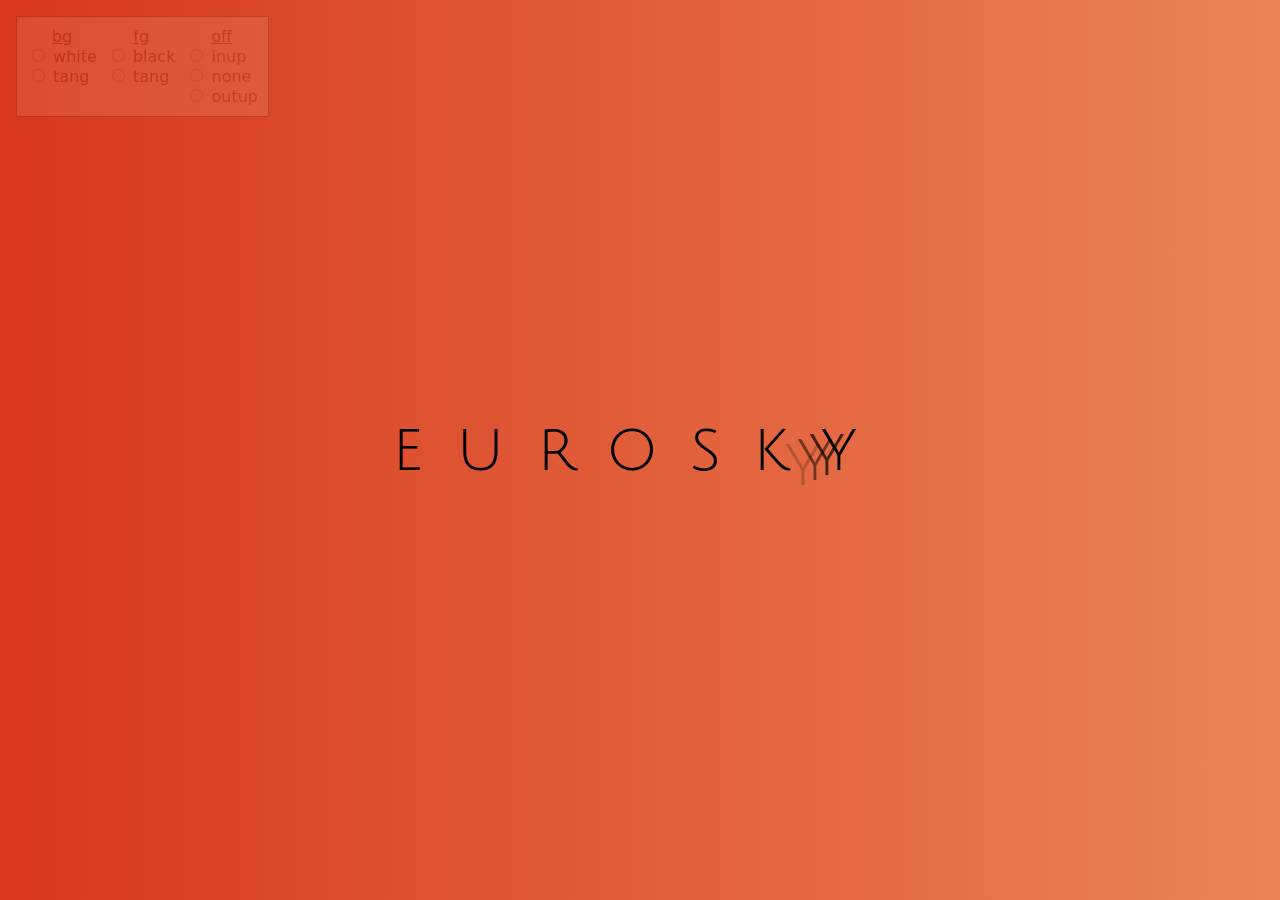
<file: design/index.html>
<!doctype html>
<html lang="en" dir="ltr">
<head>
  <meta charset="utf-8">
  <meta name="viewport" content="width=device-width">
  <title>Eurosky</title>
  <link rel="stylesheet" href="euroskies.css">
</head>
<body class="mono">
  <main>
    <h1>Eurosk<span>y</span></h1>
  </main>
  <form id="controls">
    <div id="bg"></div>
    <div id="fg"></div>
    <div id="off"></div>
  </form>
  <script src="euroskies.js"></script>
</body>
</html>
</file>
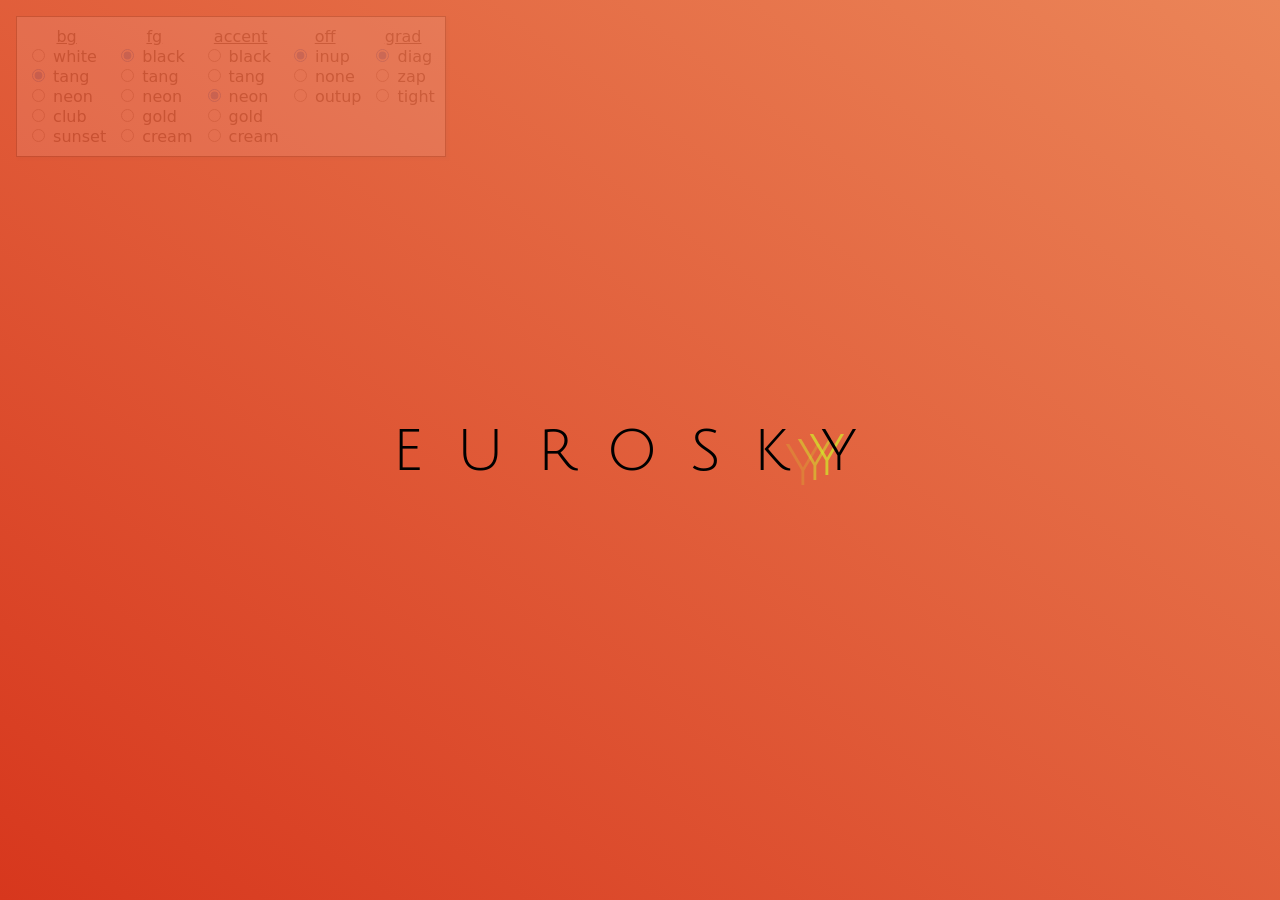
<file: docs/index.html>
<!doctype html>
<html lang="en" dir="ltr">
<head>
  <meta charset="utf-8">
  <meta name="viewport" content="width=device-width">
  <title>Eurosky</title>
  <link rel="stylesheet" href="euroskies.css">
</head>
<body>
  <main>
    <h1>Eurosk<span>y</span></h1>
  </main>
  <form id="controls">
    <div id="bg"></div>
    <div id="fg"></div>
    <div id="accent"></div>
    <div id="off"></div>
    <div id="grad"></div>
  </form>
  <script src="euroskies.js"></script>
</body>
</html>
</file>
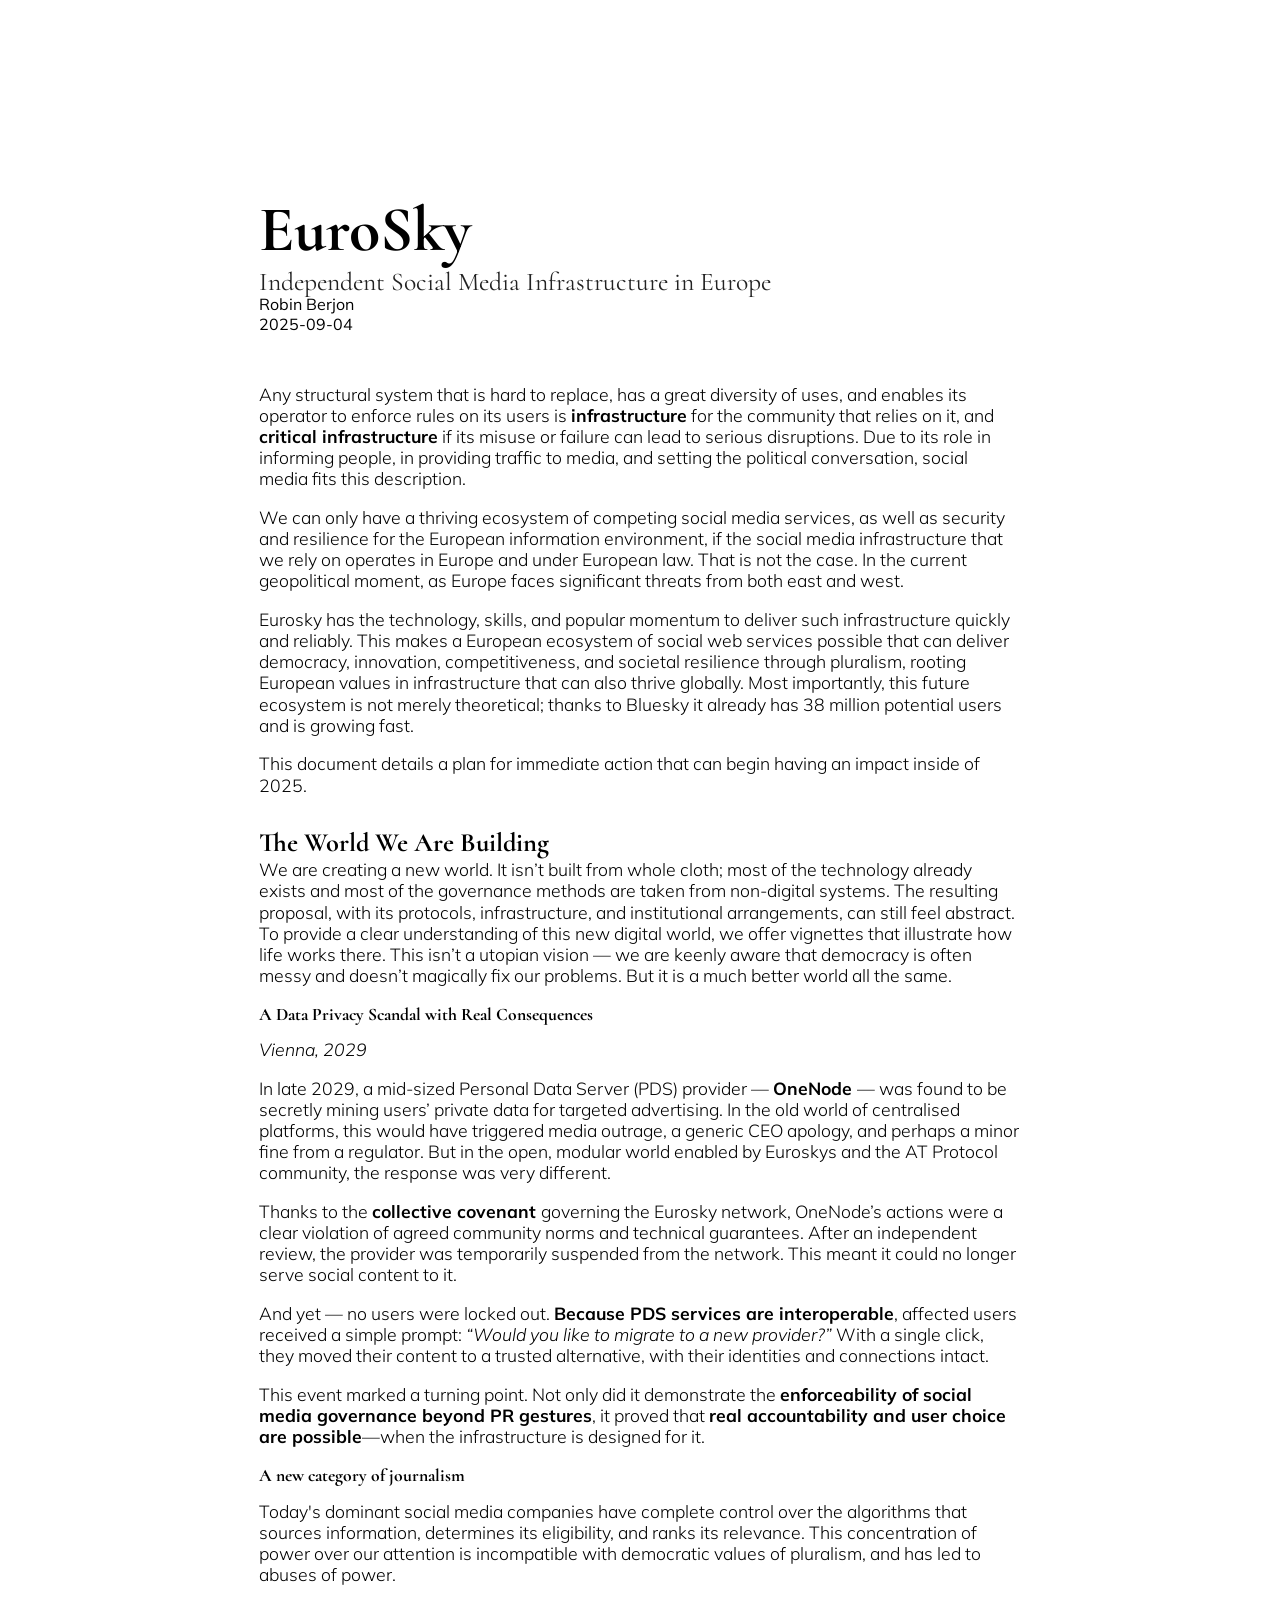
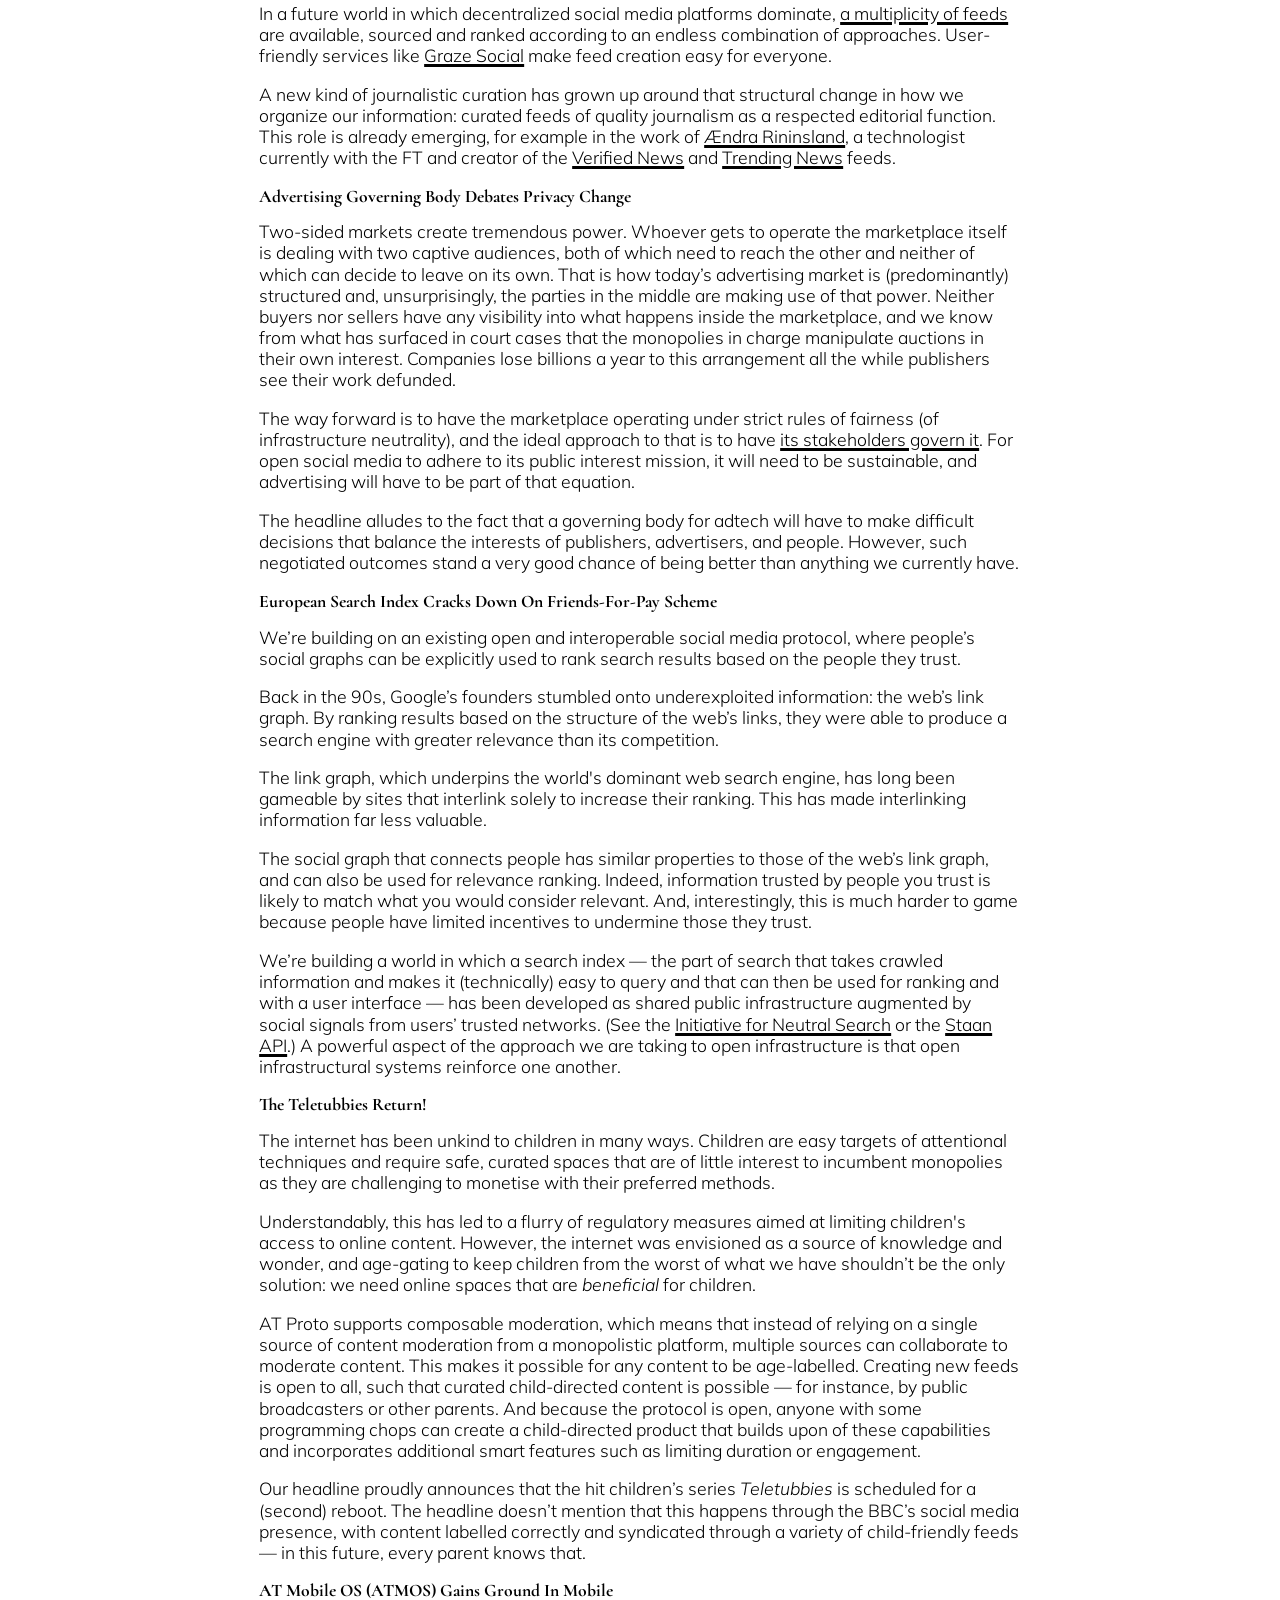
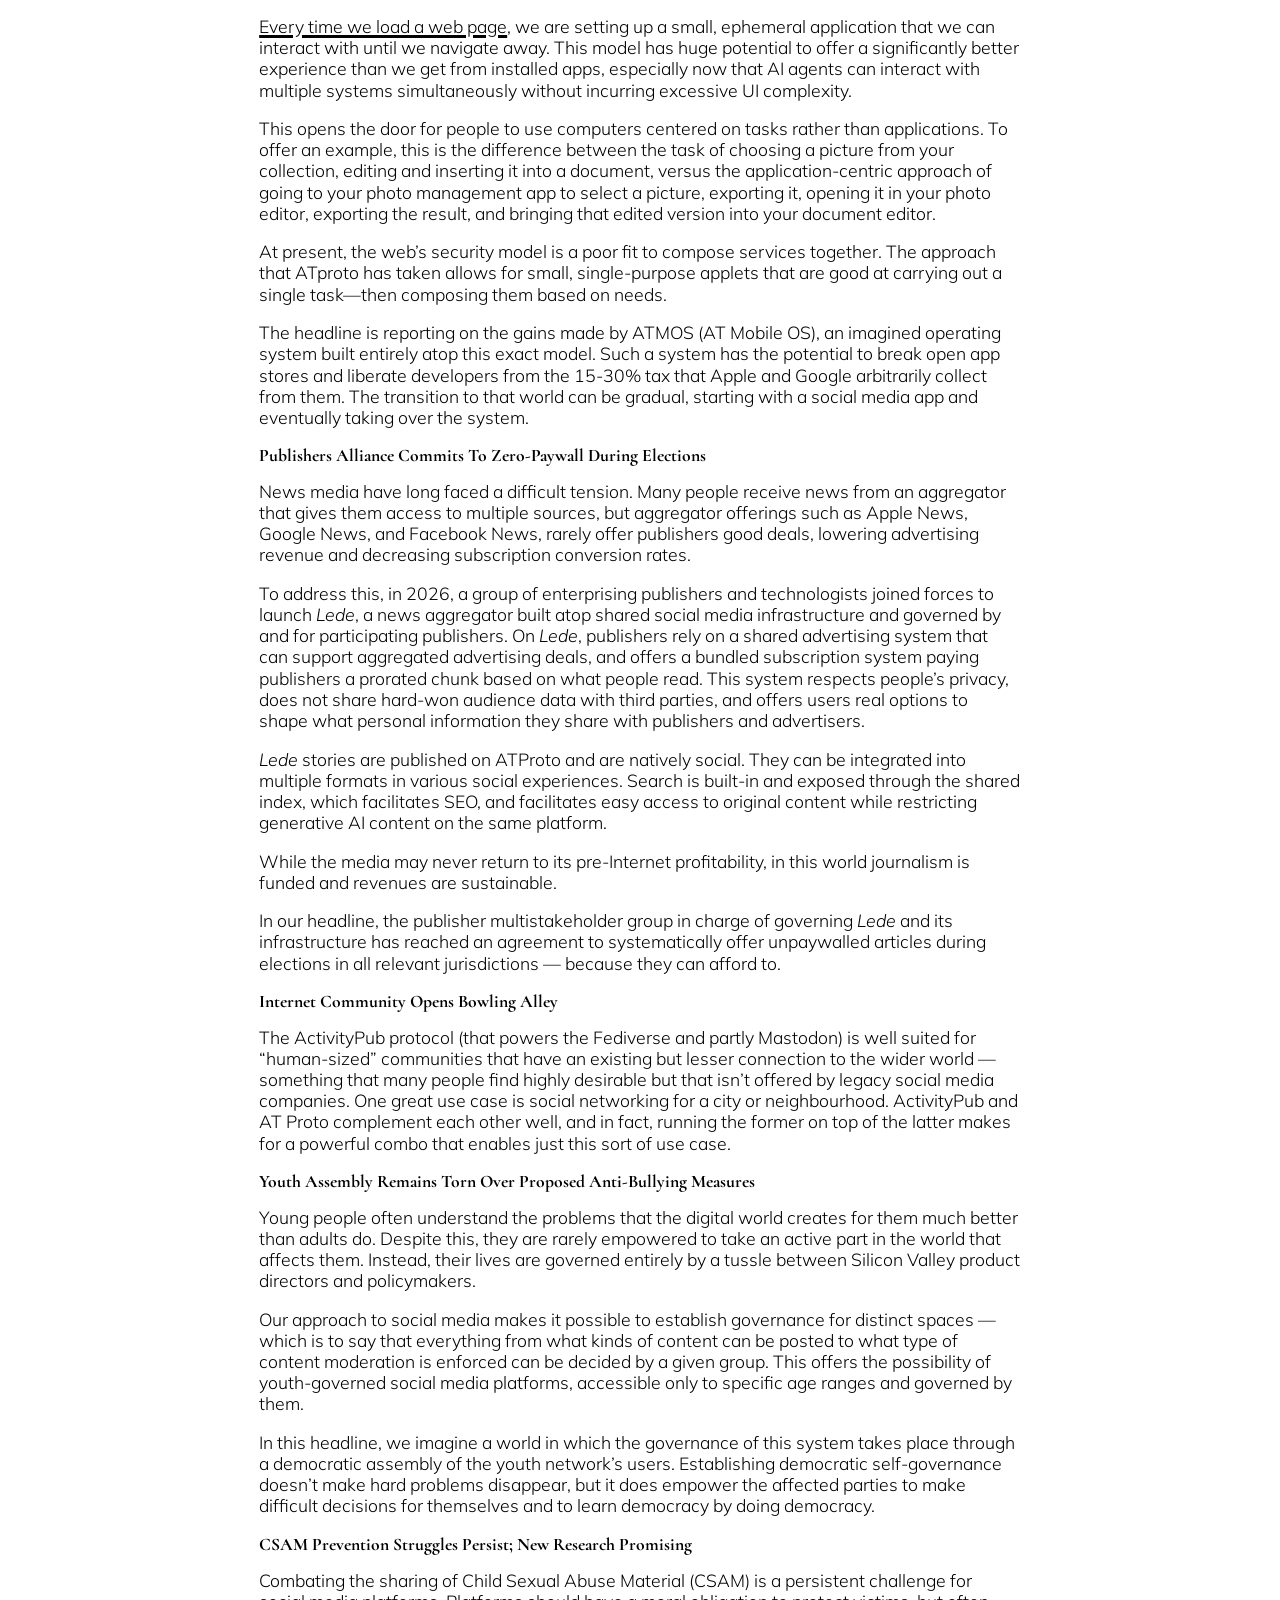
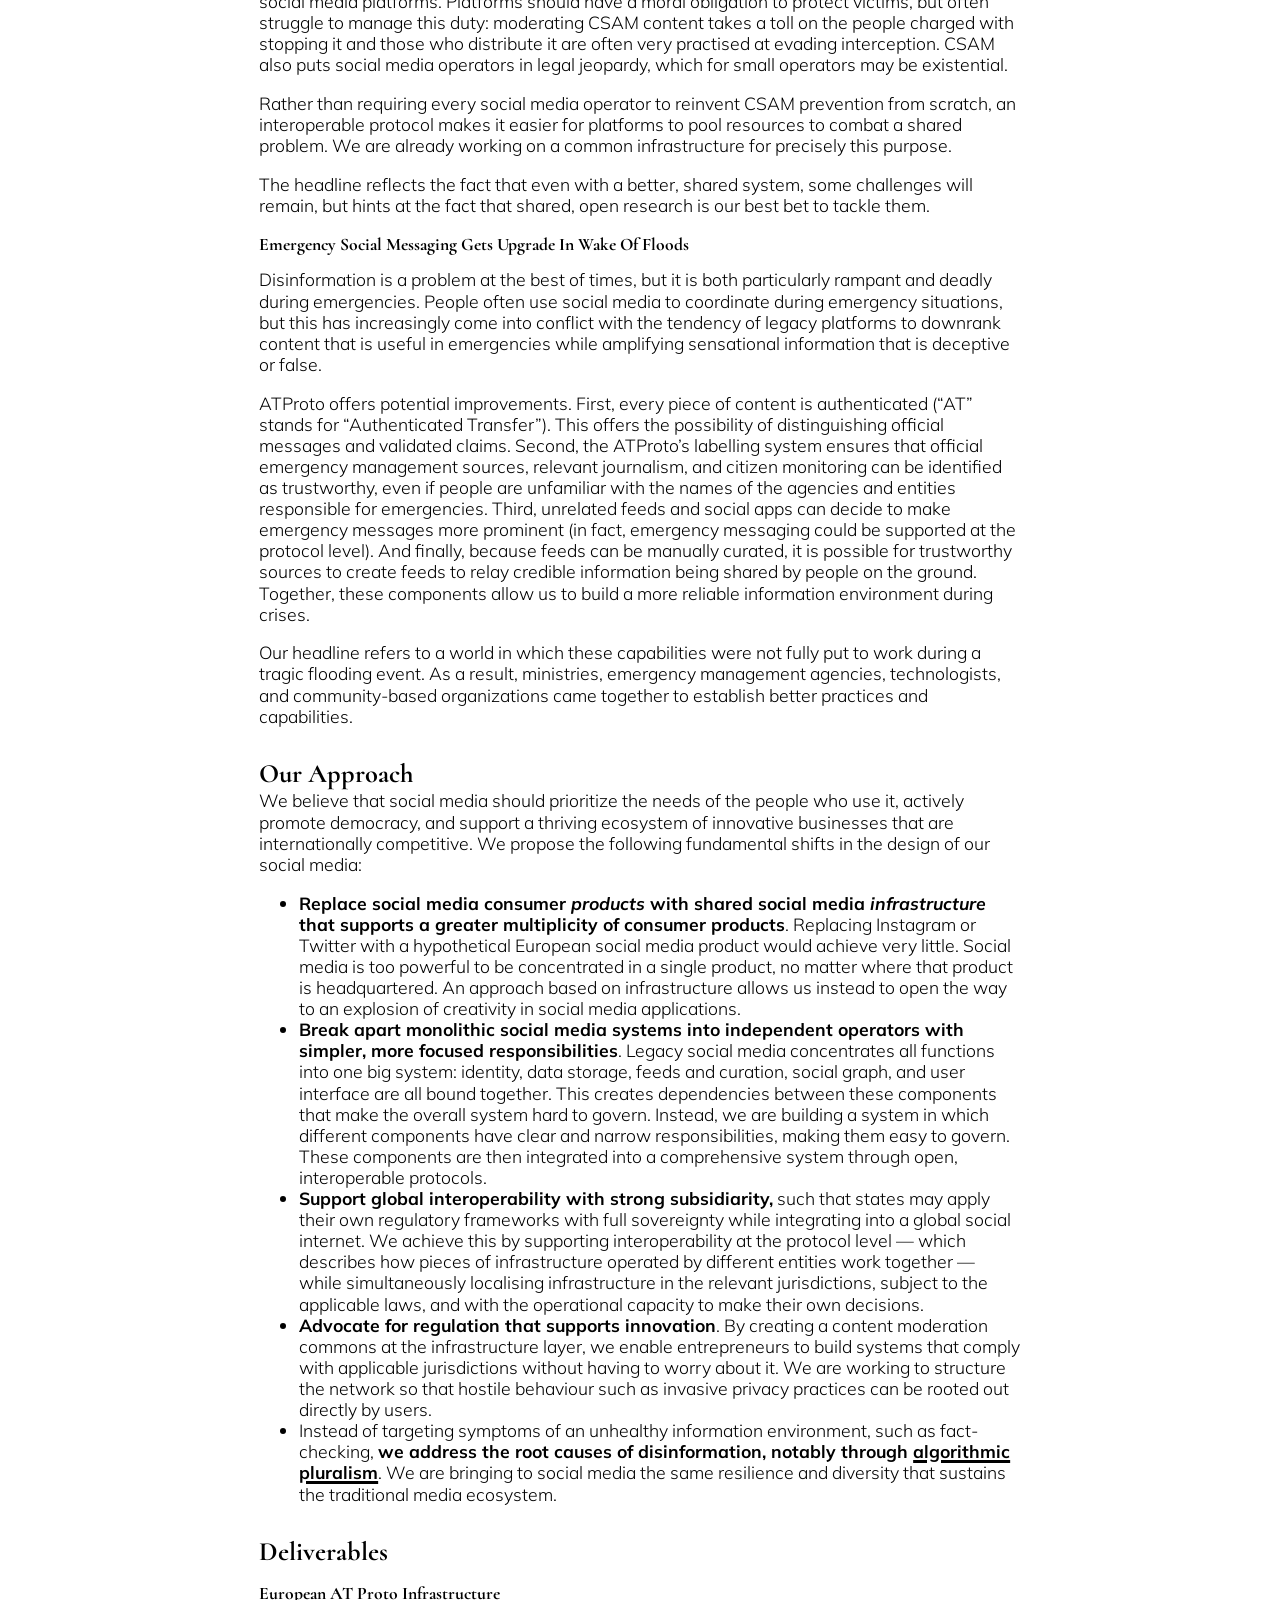
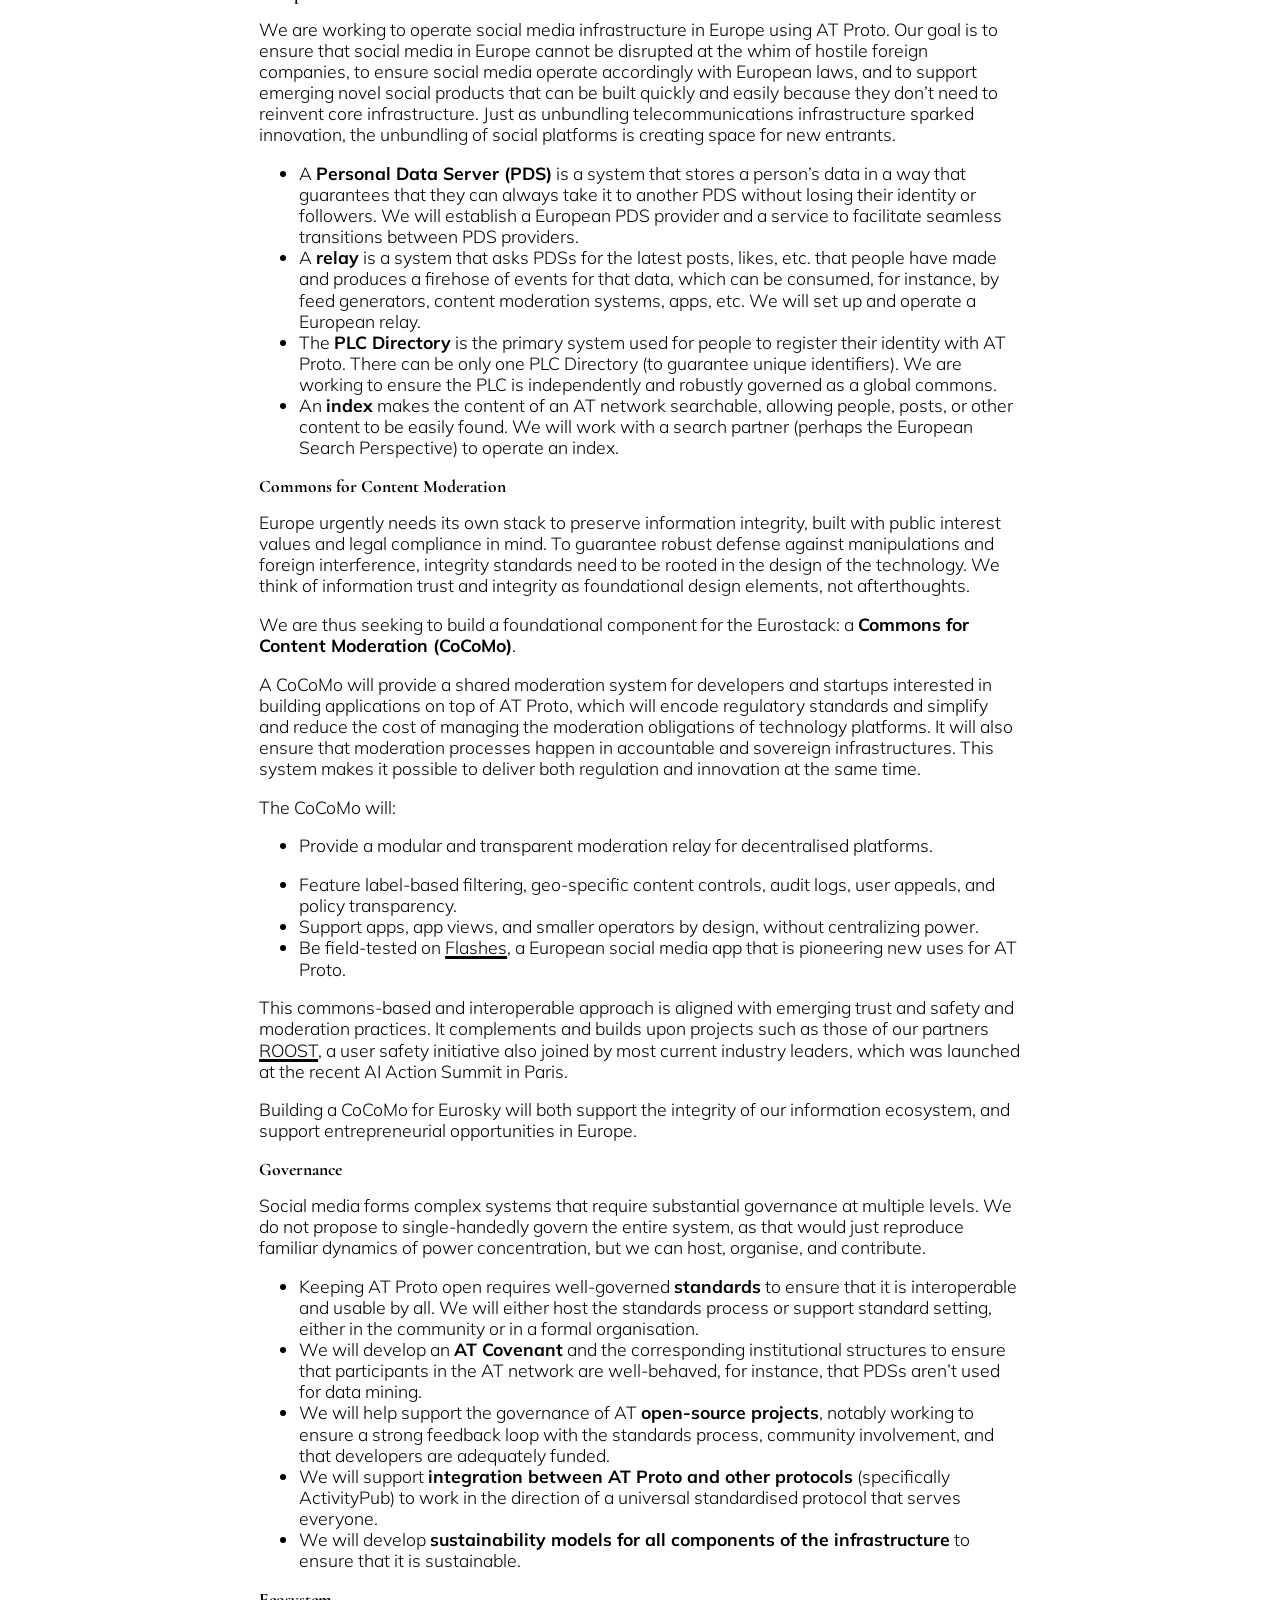
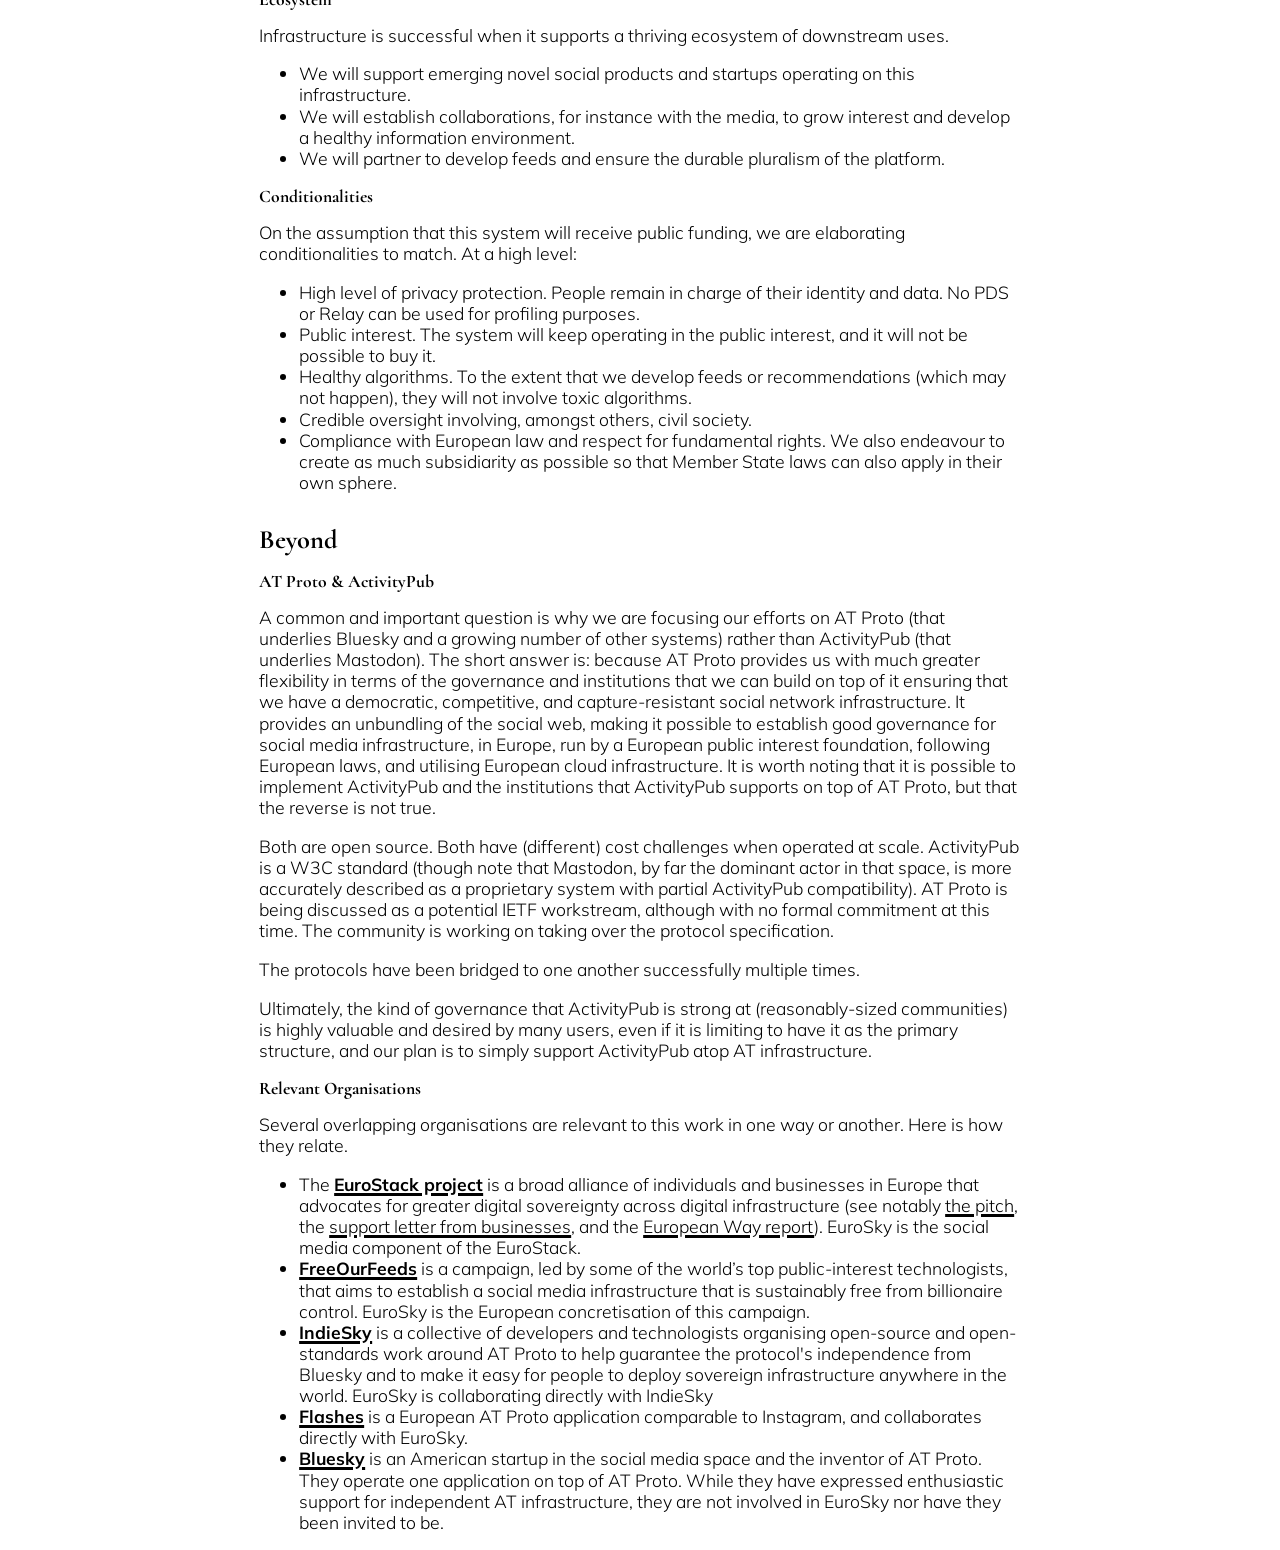
<file: eurosky-vision.html>
<!DOCTYPE html>
<html>

<head>
    <meta charset="utf-8">
    <meta name="viewport" content="width=device-width">
    <title>EuroSky Vision</title>
    <meta name="document-id" content="1u79M9wpetGQKQodk_HIUR9f1ImqbJa76KaEGERZAe2A">
    <meta name="revision-id" content="ALBJ4Lv7CjKkdoISyt_PsNir1-oU1Ly1ttVWTmB1fFS9jSmgNh7Ao65mrbWAfuEtMoxzr3JxKNlFTqbMNoE5Mg">
    <link rel="stylesheet" href=".nemik/css/academic.css">
</head>

<body>
    <header>
        <p class="title">EuroSky
        </p>
        <p class="subtitle">Independent Social Media Infrastructure in Europe
        </p>
        <div class="meta">
            <div class="author">Robin Berjon</div>
            <div class="date">2025-09-04</div>
        </div>
    </header>
    <main>
        <section id="abstract" class="special-section">
            <p>Any structural system that is hard to replace, has a great diversity of uses, and enables its operator to enforce rules on its users is <strong>infrastructure</strong> for the community that relies on it, and <strong>critical infrastructure</strong> if its misuse or failure can lead to serious disruptions. Due to its role in informing people, in providing traffic to media, and setting the political conversation, social media fits this description.
            </p>
            <p>We can only have a thriving ecosystem of competing social media services, as well as security and resilience for the European information environment, if the social media infrastructure that we rely on operates in Europe and under European law. That is not the case. In the current geopolitical moment, as Europe faces significant threats from both east and west.
            </p>
            <p>Eurosky has the technology, skills, and popular momentum to deliver such infrastructure quickly and reliably. This makes a European ecosystem of social web services possible that can deliver democracy, innovation, competitiveness, and societal resilience through pluralism, rooting European values in infrastructure that can also thrive globally. Most importantly, this future ecosystem is not merely theoretical; thanks to Bluesky it already has 38 million potential users and is growing fast.
            </p>
            <p>This document details a plan for immediate action that can begin having an impact inside of 2025.
            </p>
        </section>
        <section>
            <h1 id="h.3pkh5znq3dh6">The World We Are Building
            </h1>
            <p>We are creating a new world. It isn’t built from whole cloth; most of the technology already exists and most of the governance methods are taken from non-digital systems. The resulting proposal, with its protocols, infrastructure, and institutional arrangements, can still feel abstract. To provide a clear understanding of this new digital world, we offer vignettes that illustrate how life works there. This isn’t a utopian vision — we are keenly aware that democracy is often messy and doesn’t magically fix our problems. But it is a much better world all the same.
            </p>
            <section>
                <h2 id="h.7p9o9ywqr98o">A Data Privacy Scandal with Real Consequences
                </h2>
                <p><em>Vienna, 2029
                    </em></p>
                <p>In late 2029, a mid-sized Personal Data Server (PDS) provider — <strong>OneNode </strong>— was found to be secretly mining users’ private data for targeted advertising. In the old world of centralised platforms, this would have triggered media outrage, a generic CEO apology, and perhaps a minor fine from a regulator. But in the open, modular world enabled by Euroskys and the AT Protocol community, the response was very different.
                </p>
                <p>Thanks to the <strong>collective covenant </strong>governing the Eurosky network, OneNode’s actions were a clear violation of agreed community norms and technical guarantees. After an independent review, the provider was temporarily suspended from the network. This meant it could no longer serve social content to it.
                </p>
                <p>And yet — no users were locked out. <strong>Because PDS services are interoperable</strong>, affected users received a simple prompt: <em>“Would you like to migrate to a new provider?”</em> With a single click, they moved their content to a trusted alternative, with their identities and connections intact.
                </p>
                <p>This event marked a turning point. Not only did it demonstrate the <strong>enforceability of social media governance beyond PR gestures</strong>, it proved that <strong>real accountability and user choice are possible</strong>—when the infrastructure is designed for it.
                </p>
            </section>
            <section>
                <h2 id="h.5tui4fdsiylu">A new category of journalism
                </h2>
                <p>Today's dominant social media companies have complete control over the algorithms that sources information, determines its eligibility, and ranks its relevance. This concentration of power over our attention is incompatible with democratic values of pluralism, and has led to abuses of power.
                </p>
                <p>In a future world in which decentralized social media platforms dominate, <a href="https://bsky.app/feeds">a multiplicity of feeds</a> are available, sourced and ranked according to an endless combination of approaches. User-friendly services like <a href="https://www.graze.social/">Graze Social</a> make feed creation easy for everyone.
                </p>
                <p>A new kind of journalistic curation has grown up around that structural change in how we organize our information: curated feeds of quality journalism as a respected editorial function. This role is already emerging, for example in the work of <a href="https://bsky.app/profile/aendra.com">Ændra Rininsland</a>, a technologist currently with the FT and creator of the <a href="https://bsky.app/profile/aendra.com/feed/verified-news">Verified News</a> and <a href="https://bsky.app/profile/aendra.com/feed/news-2-0">Trending News</a> feeds.
                </p>
            </section>
            <section>
                <h2 id="h.dqa7dgkd5bx4">Advertising Governing Body Debates Privacy Change
                </h2>
                <p>Two-sided markets create tremendous power. Whoever gets to operate the marketplace itself is dealing with two captive audiences, both of which need to reach the other and neither of which can decide to leave on its own. That is how today’s advertising market is (predominantly) structured and, unsurprisingly, the parties in the middle are making use of that power. Neither buyers nor sellers have any visibility into what happens inside the marketplace, and we know from what has surfaced in court cases that the monopolies in charge manipulate auctions in their own interest. Companies lose billions a year to this arrangement all the while publishers see their work defunded.
                </p>
                <p>The way forward is to have the marketplace operating under strict rules of fairness (of infrastructure neutrality), and the ideal approach to that is to have <a href="https://darobin.github.io/garuda/">its stakeholders govern it</a>. For open social media to adhere to its public interest mission, it will need to be sustainable, and advertising will have to be part of that equation.
                </p>
                <p>The headline alludes to the fact that a governing body for adtech will have to make difficult decisions that balance the interests of publishers, advertisers, and people. However, such negotiated outcomes stand a very good chance of being better than anything we currently have.
                </p>
            </section>
            <section>
                <h2 id="h.n9xwwiym7hvm">European Search Index Cracks Down On Friends-For-Pay Scheme
                </h2>
                <p>We’re building on an existing open and interoperable social media protocol, where people’s social graphs can be explicitly used to rank search results based on the people they trust.
                </p>
                <p>Back in the 90s, Google’s founders stumbled onto underexploited information: the web’s link graph. By ranking results based on the structure of the web’s links, they were able to produce a search engine with greater relevance than its competition.
                </p>
                <p>The link graph, which underpins the world's dominant web search engine, has long been gameable by sites that interlink solely to increase their ranking. This has made interlinking information far less valuable.
                </p>
                <p>The social graph that connects people has similar properties to those of the web’s link graph, and can also be used for relevance ranking. Indeed, information trusted by people you trust is likely to match what you would consider relevant. And, interestingly, this is much harder to game because people have limited incentives to undermine those they trust.
                </p>
                <p>We’re building a world in which a search index — the part of search that takes crawled information and makes it (technically) easy to query and that can then be used for ranking and with a user interface — has been developed as shared public infrastructure augmented by social signals from users’ trusted networks. (See the <a href="https://www.neutralsearch.eu/">Initiative for Neutral Search</a> or the <a href="https://staan.ai/">Staan API</a>.) A powerful aspect of the approach we are taking to open infrastructure is that open infrastructural systems reinforce one another.
                </p>
            </section>
            <section>
                <h2 id="h.6r5ebdehbbbc">The Teletubbies Return!
                </h2>
                <p>The internet has been unkind to children in many ways. Children are easy targets of attentional techniques and require safe, curated spaces that are of little interest to incumbent monopolies as they are challenging to monetise with their preferred methods.
                </p>
                <p>Understandably, this has led to a flurry of regulatory measures aimed at limiting children's access to online content. However, the internet was envisioned as a source of knowledge and wonder, and age-gating to keep children from the worst of what we have shouldn’t be the only solution: we need online spaces that are <em>beneficial</em> for children.
                </p>
                <p>AT Proto supports composable moderation, which means that instead of relying on a single source of content moderation from a monopolistic platform, multiple sources can collaborate to moderate content. This makes it possible for any content to be age-labelled. Creating new feeds is open to all, such that curated child-directed content is possible — for instance, by public broadcasters or other parents. And because the protocol is open, anyone with some programming chops can create a child-directed product that builds upon of these capabilities and incorporates additional smart features such as limiting duration or engagement.
                </p>
                <p>Our headline proudly announces that the hit children’s series <em>Teletubbies</em> is scheduled for a (second) reboot. The headline doesn’t mention that this happens through the BBC’s social media presence, with content labelled correctly and syndicated through a variety of child-friendly feeds — in this future, every parent knows that.
                </p>
            </section>
            <section>
                <h2 id="h.jrvvoy95h4st">AT Mobile OS (ATMOS) Gains Ground In Mobile
                </h2>
                <p><a href="https://xkcd.com/1367/">Every time we load a web page</a>, we are setting up a small, ephemeral application that we can interact with until we navigate away. This model has huge potential to offer a significantly better experience than we get from installed apps, especially now that AI agents can interact with multiple systems simultaneously without incurring excessive UI complexity.
                </p>
                <p>This opens the door for people to use computers centered on tasks rather than applications. To offer an example, this is the difference between the task of choosing a picture from your collection, editing and inserting it into a document, versus the application-centric approach of going to your photo management app to select a picture, exporting it, opening it in your photo editor, exporting the result, and bringing that edited version into your document editor.
                </p>
                <p>At present, the web’s security model is a poor fit to compose services together. The approach that ATproto has taken allows for small, single-purpose applets that are good at carrying out a single task—then composing them based on needs.
                </p>
                <p>The headline is reporting on the gains made by ATMOS (AT Mobile OS), an imagined operating system built entirely atop this exact model. Such a system has the potential to break open app stores and liberate developers from the 15-30% tax that Apple and Google arbitrarily collect from them. The transition to that world can be gradual, starting with a social media app and eventually taking over the system.
                </p>
            </section>
            <section>
                <h2 id="h.461qpzpxpyba">Publishers Alliance Commits To Zero-Paywall During Elections
                </h2>
                <p>News media have long faced a difficult tension. Many people receive news from an aggregator that gives them access to multiple sources, but aggregator offerings such as Apple News, Google News, and Facebook News, rarely offer publishers good deals, lowering advertising revenue and decreasing subscription conversion rates.
                </p>
                <p>To address this, in 2026, a group of enterprising publishers and technologists joined forces to launch <em>Lede</em>, a news aggregator built atop shared social media infrastructure and governed by and for participating publishers. On <em>Lede</em>, publishers rely on a shared advertising system that can support aggregated advertising deals, and offers a bundled subscription system paying publishers a prorated chunk based on what people read. This system respects people’s privacy, does not share hard-won audience data with third parties, and offers users real options to shape what personal information they share with publishers and advertisers.
                </p>
                <p><em>Lede</em> stories are published on ATProto and are natively social. They can be integrated into multiple formats in various social experiences. Search is built-in and exposed through the shared index, which facilitates SEO, and facilitates easy access to original content while restricting generative AI content on the same platform.
                </p>
                <p>While the media may never return to its pre-Internet profitability, in this world journalism is funded and revenues are sustainable.
                </p>
                <p>In our headline, the publisher multistakeholder group in charge of governing <em>Lede</em> and its infrastructure has reached an agreement to systematically offer unpaywalled articles during elections in all relevant jurisdictions — because they can afford to.
                </p>
            </section>
            <section>
                <h2 id="h.wg5oxbgigiyj">Internet Community Opens Bowling Alley
                </h2>
                <p>The ActivityPub protocol (that powers the Fediverse and partly Mastodon) is well suited for “human-sized” communities that have an existing but lesser connection to the wider world — something that many people find highly desirable but that isn’t offered by legacy social media companies. One great use case is social networking for a city or neighbourhood. ActivityPub and AT Proto complement each other well, and in fact, running the former on top of the latter makes for a powerful combo that enables just this sort of use case.
                </p>
            </section>
            <section>
                <h2 id="h.5cj50cduwnpr">Youth Assembly Remains Torn Over Proposed Anti-Bullying Measures
                </h2>
                <p>Young people often understand the problems that the digital world creates for them much better than adults do. Despite this, they are rarely empowered to take an active part in the world that affects them. Instead, their lives are governed entirely by a tussle between Silicon Valley product directors and policymakers.
                </p>
                <p>Our approach to social media makes it possible to establish governance for distinct spaces — which is to say that everything from what kinds of content can be posted to what type of content moderation is enforced can be decided by a given group. This offers the possibility of youth-governed social media platforms, accessible only to specific age ranges and governed by them.
                </p>
                <p>In this headline, we imagine a world in which the governance of this system takes place through a democratic assembly of the youth network’s users. Establishing democratic self-governance doesn’t make hard problems disappear, but it does empower the affected parties to make difficult decisions for themselves and to learn democracy by doing democracy.
                </p>
            </section>
            <section>
                <h2 id="h.4uo19lsgl85">CSAM Prevention Struggles Persist; New Research Promising
                </h2>
                <p>Combating the sharing of Child Sexual Abuse Material (CSAM) is a persistent challenge for social media platforms. Platforms should have a moral obligation to protect victims, but often struggle to manage this duty: moderating CSAM content takes a toll on the people charged with stopping it and those who distribute it are often very practised at evading interception. CSAM also puts social media operators in legal jeopardy, which for small operators may be existential.
                </p>
                <p>Rather than requiring every social media operator to reinvent CSAM prevention from scratch, an interoperable protocol makes it easier for platforms to pool resources to combat a shared problem. We are already working on a common infrastructure for precisely this purpose.
                </p>
                <p>The headline reflects the fact that even with a better, shared system, some challenges will remain, but hints at the fact that shared, open research is our best bet to tackle them.
                </p>
            </section>
            <section>
                <h2 id="h.pgi41ygwqj1c">Emergency Social Messaging Gets Upgrade In Wake Of Floods
                </h2>
                <p>Disinformation is a problem at the best of times, but it is both particularly rampant and deadly during emergencies. People often use social media to coordinate during emergency situations, but this has increasingly come into conflict with the tendency of legacy platforms to downrank content that is useful in emergencies while amplifying sensational information that is deceptive or false.
                </p>
                <p>ATProto offers potential improvements. First, every piece of content is authenticated (“AT” stands for “Authenticated Transfer”). This offers the possibility of distinguishing official messages and validated claims. Second, the ATProto’s labelling system ensures that official emergency management sources, relevant journalism, and citizen monitoring can be identified as trustworthy, even if people are unfamiliar with the names of the agencies and entities responsible for emergencies. Third, unrelated feeds and social apps can decide to make emergency messages more prominent (in fact, emergency messaging could be supported at the protocol level). And finally, because feeds can be manually curated, it is possible for trustworthy sources to create feeds to relay credible information being shared by people on the ground. Together, these components allow us to build a more reliable information environment during crises.
                </p>
                <p>Our headline refers to a world in which these capabilities were not fully put to work during a tragic flooding event. As a result, ministries, emergency management agencies, technologists, and community-based organizations came together to establish better practices and capabilities.</p>
            </section>
        </section>
        <section>
            <h1 id="h.hnz2cxhnt6kf">Our Approach
            </h1>
            <p>We believe that social media should prioritize the needs of the people who use it, actively promote democracy, and support a thriving ecosystem of innovative businesses that are internationally competitive. We propose the following fundamental shifts in the design of our social media:
            </p>
            <ul>
                <li><strong>Replace social media consumer </strong><strong><em>products</em></strong><strong> with shared social media </strong><strong><em>infrastructure</em></strong><strong> that supports a greater multiplicity of consumer products</strong>. Replacing Instagram or Twitter with a hypothetical European social media product would achieve very little. Social media is too powerful to be concentrated in a single product, no matter where that product is headquartered. An approach based on infrastructure allows us instead to open the way to an explosion of creativity in social media applications.
                </li>
                <li><strong>Break apart monolithic social media systems into independent operators with simpler, more focused responsibilities</strong>. Legacy social media concentrates all functions into one big system: identity, data storage, feeds and curation, social graph, and user interface are all bound together. This creates dependencies between these components that make the overall system hard to govern. Instead, we are building a system in which different components have clear and narrow responsibilities, making them easy to govern. These components are then integrated into a comprehensive system through open, interoperable protocols.
                </li>
                <li><strong>Support global interoperability with strong subsidiarity,</strong> such that states may apply their own regulatory frameworks with full sovereignty while integrating into a global social internet. We achieve this by supporting interoperability at the protocol level — which describes how pieces of infrastructure operated by different entities work together — while simultaneously localising infrastructure in the relevant jurisdictions, subject to the applicable laws, and with the operational capacity to make their own decisions.
                </li>
                <li><strong>Advocate for regulation that supports innovation</strong>. By creating a content moderation commons at the infrastructure layer, we enable entrepreneurs to build systems that comply with applicable jurisdictions without having to worry about it. We are working to structure the network so that hostile behaviour such as invasive privacy practices can be rooted out directly by users.
                </li>
                <li>Instead of targeting symptoms of an unhealthy information environment, such as fact-checking, <strong>we address the root causes of disinformation, notably through </strong><a href="https://drive.proton.me/u/0/GyqzYJp6IceDk0Iw8umwzd76Ue8I5yRplO3msCTe_zDDj2kifXTN98s9gB9VYbSLwjG2OU7NRI7vX9F6I3sRxw==/file/5puxl0AxduedNI8a3hjvagbydyqeM94tExbnbNKz8X_I2lLO_17AxamdV2JIye4MSn5Rq8Bp8LWW82tHHzWBHA==?r=/GyqzYJp6IceDk0Iw8umwzd76Ue8I5yRplO3msCTe_zDDj2kifXTN98s9gB9VYbSLwjG2OU7NRI7vX9F6I3sRxw==/folder/Wo-SPQD-SfQi-cs-hQWwg7RX2N6vhYJ4jRxAjgSY_Soj81nOpm1feJKZI5YazsXsG_2BR-lBeyhm5HigZIuuNg=="><strong>algorithmic pluralism</strong></a>. We are bringing to social media the same resilience and diversity that sustains the traditional media ecosystem.
                </li>
            </ul>
        </section>
        <section>
            <h1 id="h.lyaanjw6nuqb">Deliverables
            </h1>
            <section>
                <h2 id="h.lotxqg7qmb3k">European AT Proto Infrastructure
                </h2>
                <p>We are working to operate social media infrastructure in Europe using AT Proto. Our goal is to ensure that social media in Europe cannot be disrupted at the whim of hostile foreign companies, to ensure social media operate accordingly with European laws, and to support emerging novel social products that can be built quickly and easily because they don’t need to reinvent core infrastructure. Just as unbundling telecommunications infrastructure sparked innovation, the unbundling of social platforms is creating space for new entrants.
                </p>
                <ul>
                    <li>A <strong>Personal Data Server (PDS)</strong> is a system that stores a person’s data in a way that guarantees that they can always take it to another PDS without losing their identity or followers. We will establish a European PDS provider and a service to facilitate seamless transitions between PDS providers.
                    </li>
                    <li>A <strong>relay</strong> is a system that asks PDSs for the latest posts, likes, etc. that people have made and produces a firehose of events for that data, which can be consumed, for instance, by feed generators, content moderation systems, apps, etc. We will set up and operate a European relay.
                    </li>
                    <li>The <strong>PLC Directory</strong> is the primary system used for people to register their identity with AT Proto. There can be only one PLC Directory (to guarantee unique identifiers). We are working to ensure the PLC is independently and robustly governed as a global commons.
                    </li>
                    <li>An <strong>index</strong> makes the content of an AT network searchable, allowing people, posts, or other content to be easily found. We will work with a search partner (perhaps the European Search Perspective) to operate an index.
                    </li>
                </ul>
            </section>
            <section>
                <h2 id="h.nnrndx1s76n5">Commons for Content Moderation
                </h2>
                <p>Europe urgently needs its own stack to preserve information integrity, built with public interest values and legal compliance in mind. To guarantee robust defense against manipulations and foreign interference, integrity standards need to be rooted in the design of the technology. We think of information trust and integrity as foundational design elements, not afterthoughts.
                </p>
                <p>We are thus seeking to build a foundational component for the Eurostack: a <strong>Commons for Content Moderation (CoCoMo)</strong>.
                </p>
                <p>A CoCoMo will provide a shared moderation system for developers and startups interested in building applications on top of AT Proto, which will encode regulatory standards and simplify and reduce the cost of managing the moderation obligations of technology platforms. It will also ensure that moderation processes happen in accountable and sovereign infrastructures. This system makes it possible to deliver both regulation and innovation at the same time.
                </p>
                <p>The CoCoMo will:
                </p>
                <ul>
                    <li>Provide a modular and transparent moderation relay for decentralised platforms.
                    </li>
                </ul>
                <ul>
                    <li>Feature label-based filtering, geo-specific content controls, audit logs, user appeals, and policy transparency.
                    </li>
                    <li>Support apps, app views, and smaller operators by design, without centralizing power.
                    </li>
                    <li>Be field-tested on <a href="https://techcrunch.com/2025/02/06/flashes-a-photo-sharing-app-for-bluesky-opens-beta/">Flashes</a>, a European social media app that is pioneering new uses for AT Proto.
                    </li>
                </ul>
                <p>This commons-based and interoperable approach is aligned with emerging trust and safety and moderation practices. It complements and builds upon projects such as those of our partners <a href="https://roost.tools/">ROOST</a>, a user safety initiative also joined by most current industry leaders, which was launched at the recent AI Action Summit in Paris.
                </p>
                <p>Building a CoCoMo for Eurosky will both support the integrity of our information ecosystem, and support entrepreneurial opportunities in Europe.
                </p>
            </section>
            <section>
                <h2 id="h.podg5zeaegx4">Governance
                </h2>
                <p>Social media forms complex systems that require substantial governance at multiple levels. We do not propose to single-handedly govern the entire system, as that would just reproduce familiar dynamics of power concentration, but we can host, organise, and contribute.
                </p>
                <ul>
                    <li>Keeping AT Proto open requires well-governed <strong>standards</strong> to ensure that it is interoperable and usable by all. We will either host the standards process or support standard setting, either in the community or in a formal organisation.
                    </li>
                    <li>We will develop an <strong>AT Covenant</strong> and the corresponding institutional structures to ensure that participants in the AT network are well-behaved, for instance, that PDSs aren’t used for data mining.
                    </li>
                    <li>We will help support the governance of AT <strong>open-source projects</strong>, notably working to ensure a strong feedback loop with the standards process, community involvement, and that developers are adequately funded.
                    </li>
                    <li>We will support <strong>integration between AT Proto and other protocols</strong> (specifically ActivityPub) to work in the direction of a universal standardised protocol that serves everyone.
                    </li>
                    <li>We will develop <strong>sustainability models for all components of the infrastructure</strong> to ensure that it is sustainable.
                    </li>
                </ul>
            </section>
            <section>
                <h2 id="h.27jtlyx7kze2">Ecosystem
                </h2>
                <p>Infrastructure is successful when it supports a thriving ecosystem of downstream uses.
                </p>
                <ul>
                    <li>We will support emerging novel social products and startups operating on this infrastructure.
                    </li>
                    <li>We will establish collaborations, for instance with the media, to grow interest and develop a healthy information environment.
                    </li>
                    <li>We will partner to develop feeds and ensure the durable pluralism of the platform.
                    </li>
                </ul>
            </section>
            <section>
                <h2 id="h.wekfp93ef9km">Conditionalities
                </h2>
                <p>On the assumption that this system will receive public funding, we are elaborating conditionalities to match. At a high level:
                </p>
                <ul>
                    <li>High level of privacy protection. People remain in charge of their identity and data. No PDS or Relay can be used for profiling purposes.
                    </li>
                    <li>Public interest. The system will keep operating in the public interest, and it will not be possible to buy it.
                    </li>
                    <li>Healthy algorithms. To the extent that we develop feeds or recommendations (which may not happen), they will not involve toxic algorithms.
                    </li>
                    <li>Credible oversight involving, amongst others, civil society.
                    </li>
                    <li>Compliance with European law and respect for fundamental rights. We also endeavour to create as much subsidiarity as possible so that Member State laws can also apply in their own sphere.
                    </li>
                </ul>
            </section>
        </section>
        <section>
            <h1 id="h.78sob8hq08f">Beyond
            </h1>
            <section>
                <h2 id="h.im0susi6bu9o">AT Proto &amp; ActivityPub
                </h2>
                <p>A common and important question is why we are focusing our efforts on AT Proto (that underlies Bluesky and a growing number of other systems) rather than ActivityPub (that underlies Mastodon). The short answer is: because AT Proto provides us with much greater flexibility in terms of the governance and institutions that we can build on top of it ensuring that we have a democratic, competitive, and capture-resistant social network infrastructure. It provides an unbundling of the social web, making it possible to establish good governance for social media infrastructure, in Europe, run by a European public interest foundation, following European laws, and utilising European cloud infrastructure. It is worth noting that it is possible to implement ActivityPub and the institutions that ActivityPub supports on top of AT Proto, but that the reverse is not true.
                </p>
                <p>Both are open source. Both have (different) cost challenges when operated at scale. ActivityPub is a W3C standard (though note that Mastodon, by far the dominant actor in that space, is more accurately described as a proprietary system with partial ActivityPub compatibility). AT Proto is being discussed as a potential IETF workstream, although with no formal commitment at this time. The community is working on taking over the protocol specification.
                </p>
                <p>The protocols have been bridged to one another successfully multiple times.
                </p>
                <p>Ultimately, the kind of governance that ActivityPub is strong at (reasonably-sized communities) is highly valuable and desired by many users, even if it is limiting to have it as the primary structure, and our plan is to simply support ActivityPub atop AT infrastructure.
                </p>
            </section>
            <section>
                <h2 id="h.fxgde8rs38a0">Relevant Organisations
                </h2>
                <p>Several overlapping organisations are relevant to this work in one way or another. Here is how they relate.
                </p>
                <ul>
                    <li>The <a href="https://euro-stack.eu/"><strong>EuroStack project</strong></a> is a broad alliance of individuals and businesses in Europe that advocates for greater digital sovereignty across digital infrastructure (see notably <a href="https://euro-stack.eu/a-pitch-paper/">the pitch</a>, the <a href="https://euro-stackletter.eu/wp-content/uploads/2025/04/EuroStack-Signatures-30.4-1.pdf">support letter from businesses</a>, and the <a href="https://tumthinktank.de/de/output/der-europaeische-weg/">European Way report</a>). EuroSky is the social media component of the EuroStack.
                    </li>
                    <li><a href="https://freeourfeeds.com/"><strong>FreeOurFeeds</strong></a> is a campaign, led by some of the world’s top public-interest technologists, that aims to establish a social media infrastructure that is sustainably free from billionaire control. EuroSky is the European concretisation of this campaign.
                    </li>
                    <li><a href="https://atprotocol.dev/"><strong>IndieSky</strong></a> is a collective of developers and technologists organising open-source and open-standards work around AT Proto to help guarantee the protocol's independence from Bluesky and to make it easy for people to deploy sovereign infrastructure anywhere in the world. EuroSky is collaborating directly with IndieSky
                    </li>
                    <li><a href="https://www.flashes.blue/"><strong>Flashes</strong></a> is a European AT Proto application comparable to Instagram, and collaborates directly with EuroSky.
                    </li>
                    <li><a href="https://bsky.app/"><strong>Bluesky</strong></a> is an American startup in the social media space and the inventor of AT Proto. They operate one application on top of AT Proto. While they have expressed enthusiastic support for independent AT infrastructure, they are not involved in EuroSky nor have they been invited to be.
                    </li>
                </ul>
            </section>
        </section>
    </main>
</body>

</html>
</file>
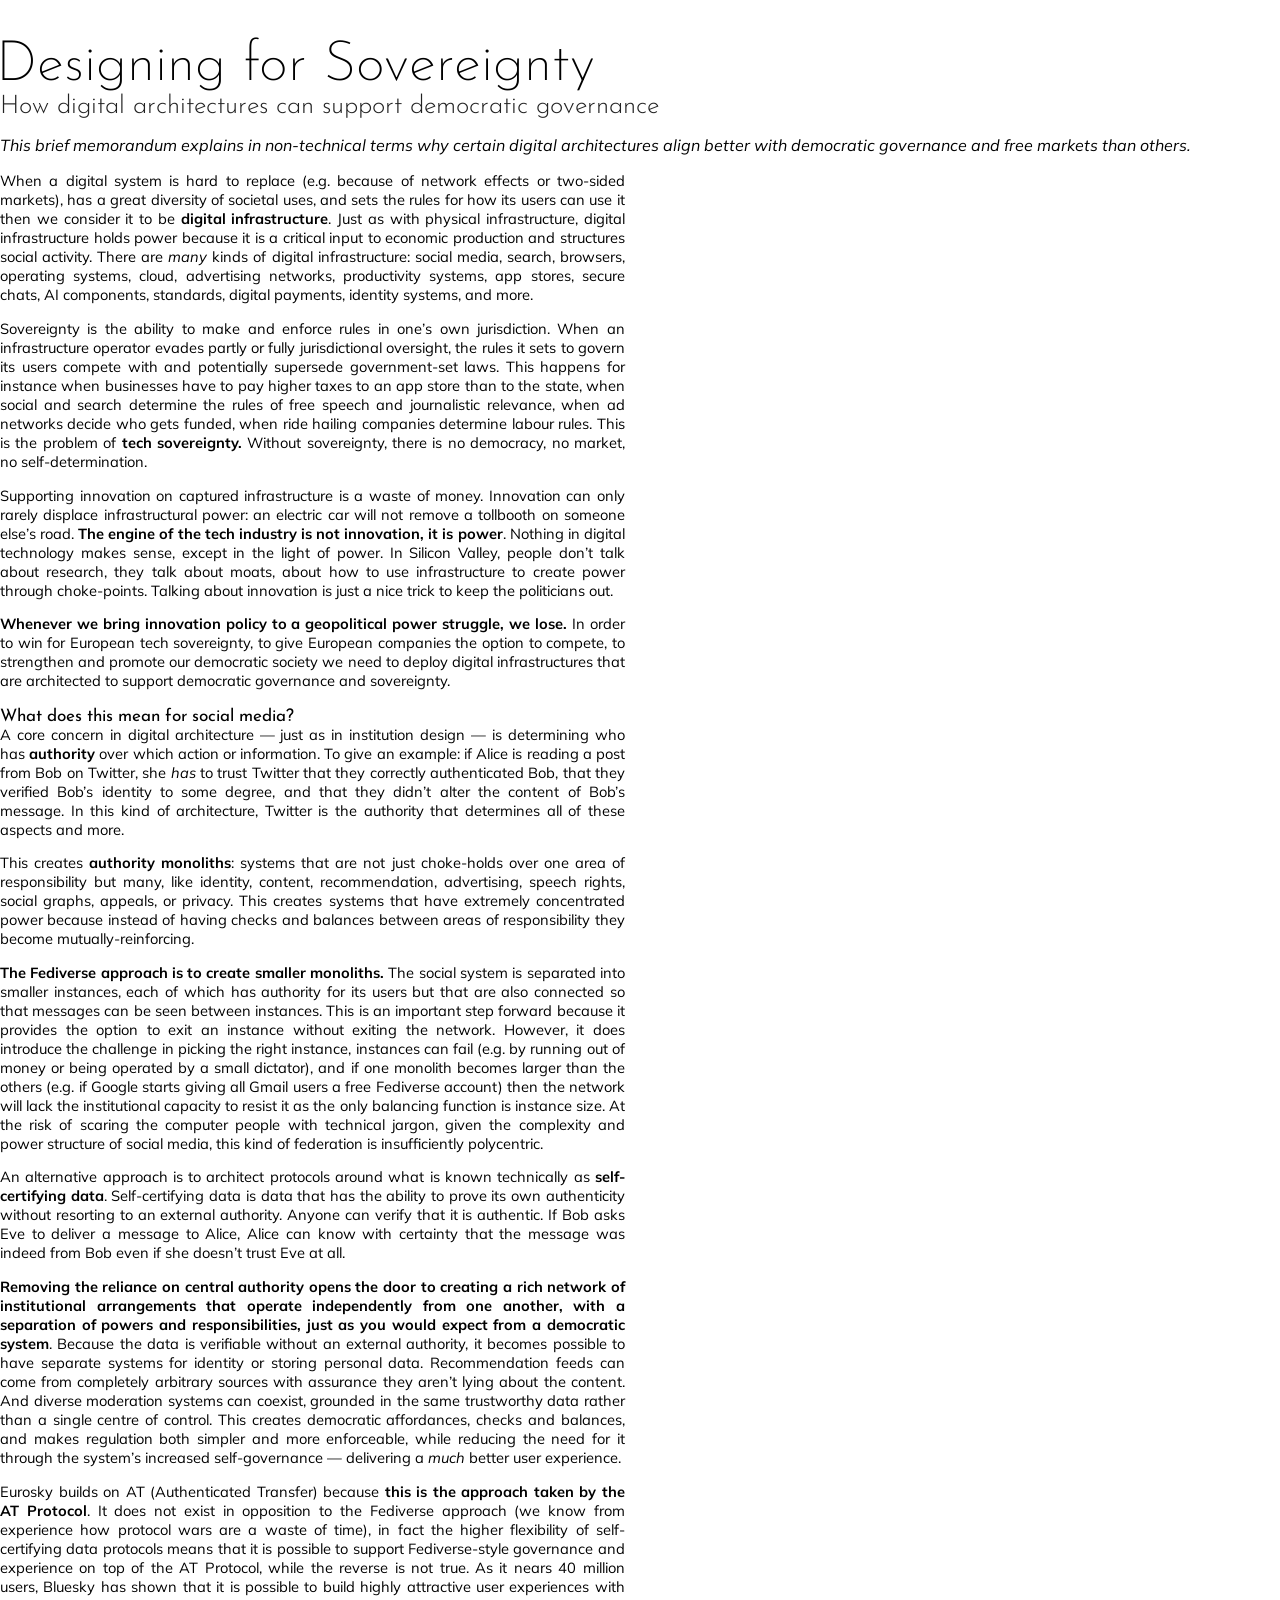
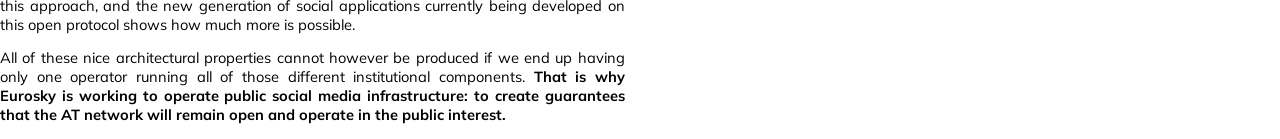
<file: arch-memo-en/eurosky-design-sovereignty-en.html>
<!DOCTYPE html>
<html lang="en">

<head>
    <meta charset="utf-8">
    <meta name="viewport" content="width=device-width">
    <title>Designing for Sovereignty</title>
    <meta name="document-id" content="1T0X3x8XI-xbXKmRkWUEq7_NY0XPD2yexKWzpPJ4jRfA">
    <meta name="revision-id" content="AD8KACQKrDKgp0s0Xm9PcOm_gMc768pVRgN4JV7QFTwdayJA-2ecgBTI8yobuyE4GZogGLvFF7yS6vXJp4cv-A">
    <link rel="stylesheet" href=".nemik/css/sky.css">
</head>

<body>
    <header>
        <p class="title">Designing for Sovereignty
        </p>
        <p class="subtitle">How digital architectures can support democratic governance
        </p>
    </header>
    <p><em>This brief memorandum explains in non-technical terms why certain digital architectures align better with democratic governance and free markets than others.
        </em></p>
    <main>
        <p>When a digital system is hard to replace (e.g. because of network effects or two-sided markets), has a great diversity of societal uses, and sets the rules for how its users can use it then we consider it to be <strong>digital infrastructure</strong>. Just as with physical infrastructure, digital infrastructure holds power because it is a critical input to economic production and structures social activity. There are <em>many</em> kinds of digital infrastructure: social media, search, browsers, operating systems, cloud, advertising networks, productivity systems, app stores, secure chats, AI components, standards, digital payments, identity systems, and more.
        </p>
        <p>Sovereignty is the ability to make and enforce rules in one’s own jurisdiction. When an infrastructure operator evades partly or fully jurisdictional oversight, the rules it sets to govern its users compete with and potentially supersede government-set laws. This happens for instance when businesses have to pay higher taxes to an app store than to the state, when social and search determine the rules of free speech and journalistic relevance, when ad networks decide who gets funded, when ride hailing companies determine labour rules. This is the problem of <strong>tech sovereignty.</strong> Without sovereignty, there is no democracy, no market, no self-determination.
        </p>
        <p>Supporting innovation on captured infrastructure is a waste of money. Innovation can only rarely displace infrastructural power: an electric car will not remove a tollbooth on someone else’s road. <strong>The engine of the tech industry is not innovation, it is power</strong>. Nothing in digital technology makes sense, except in the light of power. In Silicon Valley, people don’t talk about research, they talk about moats, about how to use infrastructure to create power through choke-points. Talking about innovation is just a nice trick to keep the politicians out.</p>
        <p><strong>Whenever we bring innovation policy to a geopolitical power struggle, we lose.</strong> In order to win for European tech sovereignty, to give European companies the option to compete, to strengthen and promote our democratic society we need to deploy digital infrastructures that are architected to support democratic governance and sovereignty.
        </p>
        <h3 id="h.s1vsndg0dehd">What does this mean for social media?
        </h3>
        <p>A core concern in digital architecture — just as in institution design — is determining who has <strong>authority</strong> over which action or information. To give an example: if Alice is reading a post from Bob on Twitter, she <em>has</em> to trust Twitter that they correctly authenticated Bob, that they verified Bob’s identity to some degree, and that they didn’t alter the content of Bob’s message. In this kind of architecture, Twitter is the authority that determines all of these aspects and more.
        </p>
        <p>This creates <strong>authority monoliths</strong>: systems that are not just choke-holds over one area of responsibility but many, like identity, content, recommendation, advertising, speech rights, social graphs, appeals, or privacy. This creates systems that have extremely concentrated power because instead of having checks and balances between areas of responsibility they become mutually-reinforcing.
        </p>
        <p><strong>The Fediverse approach is to create smaller monoliths.</strong> The social system is separated into smaller instances, each of which has authority for its users but that are also connected so that messages can be seen between instances. This is an important step forward because it provides the option to exit an instance without exiting the network. However, it does introduce the challenge in picking the right instance, instances can fail (e.g. by running out of money or being operated by a small dictator), and if one monolith becomes larger than the others (e.g. if Google starts giving all Gmail users a free Fediverse account) then the network will lack the institutional capacity to resist it as the only balancing function is instance size. At the risk of scaring the computer people with technical jargon, given the complexity and power structure of social media, this kind of federation is insufficiently polycentric.
        </p>
        <p>An alternative approach is to architect protocols around what is known technically as <strong>self-certifying data</strong>. Self-certifying data is data that has the ability to prove its own authenticity without resorting to an external authority. Anyone can verify that it is authentic. If Bob asks Eve to deliver a message to Alice, Alice can know with certainty that the message was indeed from Bob even if she doesn’t trust Eve at all.
        </p>
        <p><strong>Removing the reliance on central authority opens the door to creating a rich network of institutional arrangements that operate independently from one another, with a separation of powers and responsibilities, just as you would expect from a democratic system</strong>. Because the data is verifiable without an external authority, it becomes possible to have separate systems for identity or storing personal data. Recommendation feeds can come from completely arbitrary sources with assurance they aren’t lying about the content. And diverse moderation systems can coexist, grounded in the same trustworthy data rather than a single centre of control. This creates democratic affordances, checks and balances, and makes regulation both simpler and more enforceable, while reducing the need for it through the system’s increased self-governance — delivering a <em>much</em> better user experience.
        </p>
        <p>Eurosky builds on AT (Authenticated Transfer) because <strong>this is the approach taken by the AT Protocol</strong>. It does not exist in opposition to the Fediverse approach (we know from experience how protocol wars are a waste of time), in fact the higher flexibility of self-certifying data protocols means that it is possible to support Fediverse-style governance and experience on top of the AT Protocol, while the reverse is not true. As it nears 40 million users, Bluesky has shown that it is possible to build highly attractive user experiences with this approach, and the new generation of social applications currently being developed on this open protocol shows how much more is possible.
        </p>
        <p>All of these nice architectural properties cannot however be produced if we end up having only one operator running all of those different institutional components. <strong>That is why Eurosky is working to operate public social media infrastructure: to create guarantees that the AT network will remain open and operate in the public interest.
            </strong></p>
    </main>
</body>

</html>
</file>
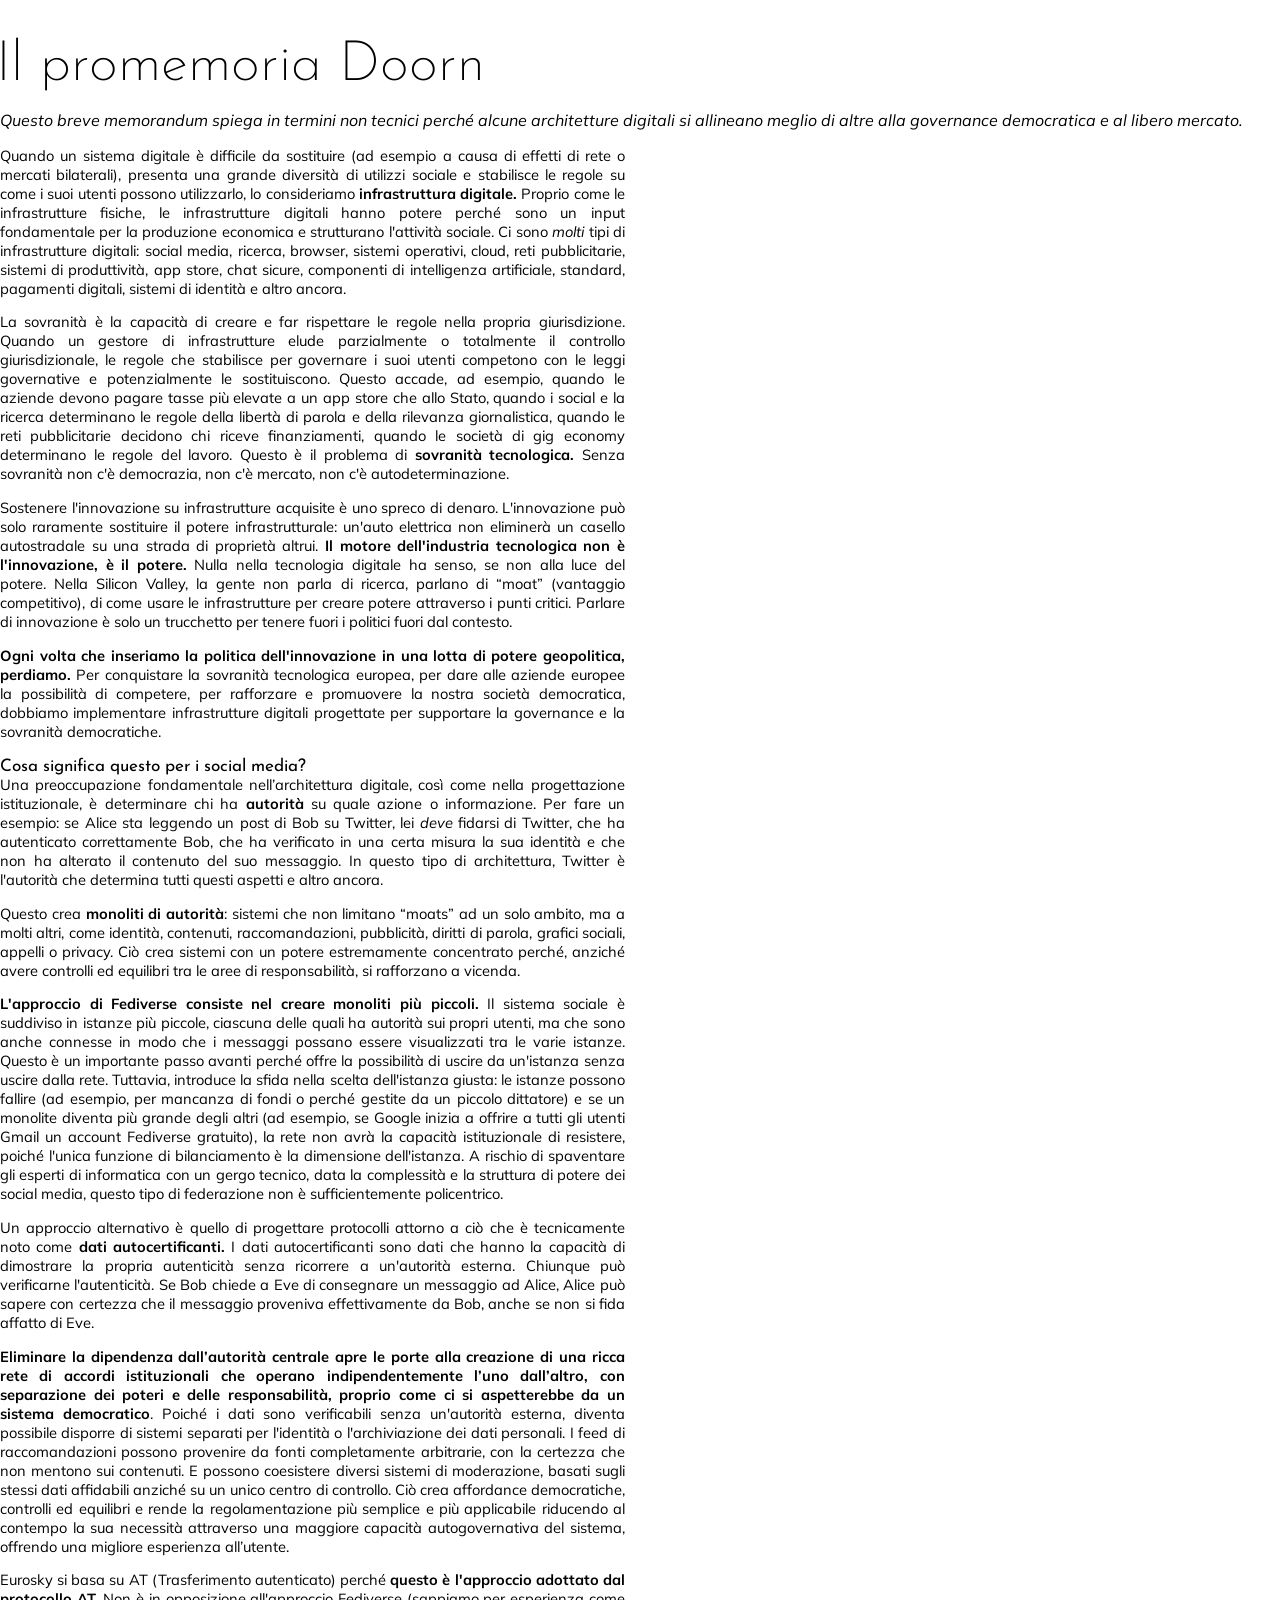
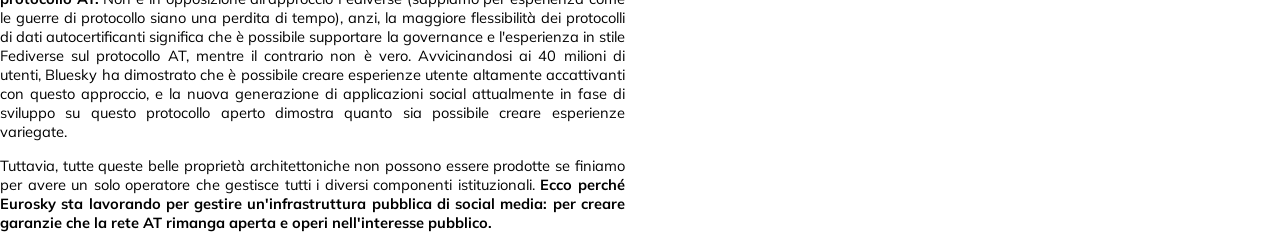
<file: arch-memo-it/eurosky-design-sovereignty-it.html>
<!DOCTYPE html>
<html lang="it">

<head>
    <meta charset="utf-8">
    <meta name="viewport" content="width=device-width">
    <title>Den Doorn Memo - Ita</title>
    <meta name="document-id" content="1cNezSO07vnTxJGbMzo2iqtokr_D2gt4OENjFIV3VqU8">
    <meta name="revision-id" content="AD8KACReai7rbk7qPiGyRZDUGd2wHGCkq2l2_7TsIOnUz7rnqknVU2LtI2KtSl8y8TsnI1nriVX8_RHsKFZihA">
    <link rel="stylesheet" href=".nemik/css/sky.css">
</head>

<body>
    <header>
        <p class="title">Il promemoria Doorn
        </p>
    </header>
    <p><em>Questo breve memorandum spiega in termini non tecnici perché alcune architetture digitali si allineano meglio di altre alla governance democratica e al libero mercato.
        </em></p>
    <main>
        <p>Quando un sistema digitale è difficile da sostituire (ad esempio a causa di effetti di rete o mercati bilaterali), presenta una grande diversità di utilizzi sociale e stabilisce le regole su come i suoi utenti possono utilizzarlo, lo consideriamo <strong>infrastruttura digitale. </strong>Proprio come le infrastrutture fisiche, le infrastrutture digitali hanno potere perché sono un input fondamentale per la produzione economica e strutturano l'attività sociale. Ci sono <em>molti </em>tipi di infrastrutture digitali: social media, ricerca, browser, sistemi operativi, cloud, reti pubblicitarie, sistemi di produttività, app store, chat sicure, componenti di intelligenza artificiale, standard, pagamenti digitali, sistemi di identità e altro ancora.
        </p>
        <p>La sovranità è la capacità di creare e far rispettare le regole nella propria giurisdizione. Quando un gestore di infrastrutture elude parzialmente o totalmente il controllo giurisdizionale, le regole che stabilisce per governare i suoi utenti competono con le leggi governative e potenzialmente le sostituiscono. Questo accade, ad esempio, quando le aziende devono pagare tasse più elevate a un app store che allo Stato, quando i social e la ricerca determinano le regole della libertà di parola e della rilevanza giornalistica, quando le reti pubblicitarie decidono chi riceve finanziamenti, quando le società di gig economy determinano le regole del lavoro. Questo è il problema di <strong>sovranità tecnologica. </strong>Senza sovranità non c'è democrazia, non c'è mercato, non c'è autodeterminazione.
        </p>
        <p>Sostenere l'innovazione su infrastrutture acquisite è uno spreco di denaro. L'innovazione può solo raramente sostituire il potere infrastrutturale: un'auto elettrica non eliminerà un casello autostradale su una strada di proprietà altrui. <strong>Il motore dell'industria tecnologica non è l'innovazione, è il potere. </strong>Nulla nella tecnologia digitale ha senso, se non alla luce del potere. Nella Silicon Valley, la gente non parla di ricerca, parlano di “moat” (vantaggio competitivo), di come usare le infrastrutture per creare potere attraverso i punti critici. Parlare di innovazione è solo un trucchetto per tenere fuori i politici fuori dal contesto.</p>
        <p><strong>Ogni volta che inseriamo la politica dell'innovazione in una lotta di potere geopolitica, perdiamo. </strong>Per conquistare la sovranità tecnologica europea, per dare alle aziende europee la possibilità di competere, per rafforzare e promuovere la nostra società democratica, dobbiamo implementare infrastrutture digitali progettate per supportare la governance e la sovranità democratiche.
        </p>
        <h3 id="h.s1vsndg0dehd">Cosa significa questo per i social media?
        </h3>
        <p>Una preoccupazione fondamentale nell’architettura digitale, così come nella progettazione istituzionale, è determinare chi ha <strong>autorità </strong>su quale azione o informazione. Per fare un esempio: se Alice sta leggendo un post di Bob su Twitter, lei <em>deve </em>fidarsi di Twitter, che ha autenticato correttamente Bob, che ha verificato in una certa misura la sua identità e che non ha alterato il contenuto del suo messaggio. In questo tipo di architettura, Twitter è l'autorità che determina tutti questi aspetti e altro ancora.
        </p>
        <p>Questo crea <strong>monoliti di autorità</strong>: sistemi che non limitano “moats” ad un solo ambito, ma a molti altri, come identità, contenuti, raccomandazioni, pubblicità, diritti di parola, grafici sociali, appelli o privacy. Ciò crea sistemi con un potere estremamente concentrato perché, anziché avere controlli ed equilibri tra le aree di responsabilità, si rafforzano a vicenda.
        </p>
        <p><strong>L'approccio di Fediverse consiste nel creare monoliti più piccoli. </strong>Il sistema sociale è suddiviso in istanze più piccole, ciascuna delle quali ha autorità sui propri utenti, ma che sono anche connesse in modo che i messaggi possano essere visualizzati tra le varie istanze. Questo è un importante passo avanti perché offre la possibilità di uscire da un'istanza senza uscire dalla rete. Tuttavia, introduce la sfida nella scelta dell'istanza giusta: le istanze possono fallire (ad esempio, per mancanza di fondi o perché gestite da un piccolo dittatore) e se un monolite diventa più grande degli altri (ad esempio, se Google inizia a offrire a tutti gli utenti Gmail un account Fediverse gratuito), la rete non avrà la capacità istituzionale di resistere, poiché l'unica funzione di bilanciamento è la dimensione dell'istanza. A rischio di spaventare gli esperti di informatica con un gergo tecnico, data la complessità e la struttura di potere dei social media, questo tipo di federazione non è sufficientemente policentrico.
        </p>
        <p>Un approccio alternativo è quello di progettare protocolli attorno a ciò che è tecnicamente noto come <strong>dati autocertificanti. </strong>I dati autocertificanti sono dati che hanno la capacità di dimostrare la propria autenticità senza ricorrere a un'autorità esterna. Chiunque può verificarne l'autenticità. Se Bob chiede a Eve di consegnare un messaggio ad Alice, Alice può sapere con certezza che il messaggio proveniva effettivamente da Bob, anche se non si fida affatto di Eve.
        </p>
        <p><strong>Eliminare la dipendenza dall’autorità centrale apre le porte alla creazione di una ricca rete di accordi istituzionali che operano indipendentemente l’uno dall’altro, con separazione dei poteri e delle responsabilità, proprio come ci si aspetterebbe da un sistema democratico</strong>. Poiché i dati sono verificabili senza un'autorità esterna, diventa possibile disporre di sistemi separati per l'identità o l'archiviazione dei dati personali. I feed di raccomandazioni possono provenire da fonti completamente arbitrarie, con la certezza che non mentono sui contenuti. E possono coesistere diversi sistemi di moderazione, basati sugli stessi dati affidabili anziché su un unico centro di controllo. Ciò crea affordance democratiche, controlli ed equilibri e rende la regolamentazione più semplice e più applicabile riducendo al contempo la sua necessità attraverso una maggiore capacità autogovernativa del sistema, offrendo una migliore esperienza all’utente.
        </p>
        <p>Eurosky si basa su AT (Trasferimento autenticato) perché <strong>questo è l'approccio adottato dal protocollo AT. </strong>Non è in opposizione all'approccio Fediverse (sappiamo per esperienza come le guerre di protocollo siano una perdita di tempo), anzi, la maggiore flessibilità dei protocolli di dati autocertificanti significa che è possibile supportare la governance e l'esperienza in stile Fediverse sul protocollo AT, mentre il contrario non è vero. Avvicinandosi ai 40 milioni di utenti, Bluesky ha dimostrato che è possibile creare esperienze utente altamente accattivanti con questo approccio, e la nuova generazione di applicazioni social attualmente in fase di sviluppo su questo protocollo aperto dimostra quanto sia possibile creare esperienze variegate.
        </p>
        <p>Tuttavia, tutte queste belle proprietà architettoniche non possono essere prodotte se finiamo per avere un solo operatore che gestisce tutti i diversi componenti istituzionali. <strong>Ecco perché Eurosky sta lavorando per gestire un'infrastruttura pubblica di social media: per creare garanzie che la rete AT rimanga aperta e operi nell'interesse pubblico.
            </strong></p>
    </main>
</body>

</html>
</file>
<file: design/euroskies.css>
@font-face {
  font-family: "Julius Sans One";
  font-style: normal;
  font-weight: 400;
  font-display: swap;
  src: url("JuliusSansOne-Regular.ttf");
}

/*:root {
  --tangerine-mid: #dc4624;
  --darkish: #444;
}*/

html, body, main {
  margin: 0;
  padding: 0;
  height: 100%;
}

main {
  align-content: center;
  text-align: center;
  background: linear-gradient(
    0.25turn,
    var(--gmax, #fff),
    var(--gmin, #fff)
  );
}

h1 {
  text-transform: lowercase;
  font-family: "Julius Sans One";
  font-weight: normal;
  font-size: 4rem;
  letter-spacing: 2rem;
  color: var(--fg);
}

h1 > span {
  text-shadow:
    var(--x-off) var(--y-off) 0 oklch(from var(--accent) l c h / 0.7),
    calc(var(--x-off) * 2) calc(var(--y-off) * 2) 0 oklch(from var(--accent) l c h / 0.5), /* calc(c * 0.7) */
    calc(var(--x-off) * 3) calc(var(--y-off) * 3) 0 oklch(from var(--accent) l c h / 0.2) /* calc(c * 0.7) */
  ;
}

.mono {
  --accent: #000;
  --fg: #000;
  --x-off: -12px;
  --y-off: 5px;
  --gmin: #eb8558;
  --gmax: #d7371d;
}
/*.mono-down {
  --accent: #000;
  --fg: #000;
  --x-off: 12px;
  --y-off: -6px;
}
*/

#controls {
  font-family: system-ui, -apple-system, BlinkMacSystemFont, 'Segoe UI', Roboto, Oxygen, Ubuntu, Cantarell, 'Open Sans', 'Helvetica Neue', sans-serif;
  font-weight: 300;
  position: absolute;
  display: flex;
  gap: 10px;
  top: 1rem;
  left: 1rem;
  /*font-size: 10px;*/
  border: 1px solid #000;
  background: #fff;
  padding: 10px;
  box-shadow: 2px 2px 2px #4444;
  opacity: 0.1;
  transition: opacity 200ms;
}
#controls:hover {
  opacity: 1;
}
#controls h6 {
  margin: 0;
  /*padding: 0 0 0 2rem;*/
  padding: 0;
  font-weight: inherit;
  font-size: inherit;
  text-decoration: underline;
  text-align: center;
}
#controls div {
  display: flex;
  flex-direction: column;
}
</file>
<file: docs/euroskies.css>
@font-face {
  font-family: "Julius Sans One";
  font-style: normal;
  font-weight: 400;
  font-display: swap;
  src: url("JuliusSansOne-Regular.ttf");
}

html, body, main {
  margin: 0;
  padding: 0;
  height: 100%;
}

main {
  align-content: center;
  text-align: center;
  background: var(--grad);
}

h1 {
  text-transform: lowercase;
  font-family: "Julius Sans One";
  font-weight: normal;
  font-size: 4rem;
  letter-spacing: 2rem;
  color: var(--fg);
}

h1 > span {
  text-shadow:
    var(--xoff) var(--yoff) 0 oklch(from var(--accent) l c h / 0.7),
    calc(var(--xoff) * 2) calc(var(--yoff) * 2) 0 oklch(from var(--accent) l c h / 0.5), /* calc(c * 0.7) */
    calc(var(--xoff) * 3) calc(var(--yoff) * 3) 0 oklch(from var(--accent) l c h / 0.2) /* calc(c * 0.7) */
  ;
}

#controls {
  font-family: system-ui, -apple-system, BlinkMacSystemFont, 'Segoe UI', Roboto, Oxygen, Ubuntu, Cantarell, 'Open Sans', 'Helvetica Neue', sans-serif;
  font-weight: 300;
  position: absolute;
  display: flex;
  gap: 10px;
  top: 1rem;
  left: 1rem;
  /*font-size: 10px;*/
  border: 1px solid #000;
  background: #fff;
  padding: 10px;
  box-shadow: 2px 2px 2px #4444;
  opacity: 0.1;
  transition: opacity 200ms;
}
#controls:hover {
  opacity: 1;
}
#controls h6 {
  margin: 0;
  /*padding: 0 0 0 2rem;*/
  padding: 0;
  font-weight: inherit;
  font-size: inherit;
  text-decoration: underline;
  text-align: center;
}
#controls div {
  display: flex;
  flex-direction: column;
}
</file>
<file: .nemik/css/academic.css>
@font-face {
  font-family: "Mulish";
  src: url("Mulish-VariableFont_wght.ttf");
  font-style: normal;
}
@font-face {
  font-family: "Mulish";
  src: url("Mulish-Italic-VariableFont_wght.ttf");
  font-style: italic;
}
@font-face {
  font-family: "Cormorant";
  src: url("Cormorant-VariableFont_wght.ttf");
  font-style: normal;
}
@font-face {
  font-family: "Cormorant";
  src: url("Cormorant-Italic-VariableFont_wght.ttf");
  font-style: italic;
}

:root {
  --page-width: 21cm;
  --header-fam: "Cormorant";
  --logo-fam: "Cormorant";
  --body-fam: "Mulish";
  --line: 0;
  --mid-green: #4f9c5a;
  --bad-pink: #ae5395;
  --desat-pink: #efa1a6;
  --grey-teal: #729397;
  --yelly: #f4b32c;
  --too-red: #dc1b27;
}

* {
  box-sizing: border-box;
}
html, body {
  margin: 0;
  padding: 0;
  font-size: 16px;
  font-family: var(--body-fam);
}

header, nav, main, footer {
  max-width: var(--page-width);
  margin: auto;
  padding-left: 1rem;
  padding-right: 1rem;
}
header {
  padding-top: 12rem;
  padding-bottom: 2rem;
}
main {
  font-size: 1.1rem;
  font-weight: 300;
  line-height: 1.2;
}
a {
  color: inherit;
  text-decoration: underline;
  text-decoration-thickness: 3px;
  text-decoration-color: var(--highlight);
  transition: text-decoration-thickness .2s;
}
a:hover {
  text-decoration-thickness: 5px;
}
strong {
  font-weight: bold;
}
.title, .subtitle, h1, h2, h3, h4, h5, h6 {
  font-family: var(--header-fam);
}
.title {
  font-size: 4rem;
  font-weight: 700;
  margin: 0;
  padding: 0;
  line-height: 1.2;
}
.subtitle {
  font-size: 1.6rem;
  font-weight: 400;
  color: #222;
  margin: 0;
  padding: 0;
  line-height: 1;
}
:is(h1, h2, h3, h4, h5, h6) + p {
  margin-top: 0;
}
h1 {
  margin: 2rem 0 0 0;
  line-height: 1.2;
}
h2 {
  font-size: inherit;
}
/*.meta {
  font-size: 0.8rem;
  padding: 0;
  color: red;
}*/
.author {
  text-align: left;
}

img.illustration {
  float: left;
  margin: 0 1rem 10px 0;
}
img, video {
  max-width: 100%;
}
.page {
  line-height: 1.3;
}
blockquote {
  clear: both;
  border-left: 0.5rem solid var(--highlight);
  margin-left: 0;
  padding-left: 1rem;
  font-style: italic;
}
dt {
  font-weight: bold;
}

/* Print */
@page {
  /* maybe move this to be with the text */
  @top-left {
    background-image: url(../img/asterism.png);
    background-size: contain;
    background-position: top;
    background-repeat: no-repeat;
    content: '';
    height: 1cm;
    width: 0.5cm;
    opacity: 0.4;
  }
  @top-right {
    content: string(heading);
    font-size: 9pt;
    font-family: var(--logo-fam);
    height: 1cm;
    vertical-align: top;
    width: 100%;
  }
  @bottom-right {
    content: counter(page);
    height: 1cm;
    text-align: center;
    width: 1cm;
    font-family: var(--logo-fam);
  }
}
@page :first {
  /* background-image: var(--cover); */
  /* background-image: url(../../ernst-haeckel.png); */
  background-repeat: no-repeat;
  background-position: center;
  background-size: cover;
  margin: 0;
}
@page :blank, @page nothing {
  @top-left { background: none; content: '' }
  @top-right { content: none }
  @bottom-right { content: none }
}
@page no-chapter {
  @top-left { background: none; content: none }
  @top-right { content: none }
}
@media print {
  header {
    height: 297mm;
    position: relative;
    margin: 1cm 1cm 0 1cm;
    page: nothing;
  }
  header p {
    background: #fff;
    padding: 5mm;
    text-align: left;
    text-indent: 0;
  }
  header .subtitle {
    /*margin-top: 1rem;*/
    text-align: left;
    text-indent: 0;
  }
  header .meta {
    display: flex;
    flex-direction: column;
    /*align-items: end;*/
    margin-top: 2rem;
  }
  header .meta div {
    font-family: var(--header-fam);
    /*margin-top: 1rem;*/
    background: #fff;
    padding: 0;
    font-size: 1.6rem;
    font-weight: 400;
    color: #222;
    line-height: 1;
    width: fit-content;
  }
  h1 {
    break-before: always;
    string-set: heading content();
    page: no-chapter;
    font-family: var(--logo-fam);
    font-weight: 300;
    font-size: 48pt;
    margin-bottom: 2em;
    line-height: 1;
    /*column-span: all;*/
  }
  h2 {
    /*font-family: var(--logo-fam);*/
    font-family: var(--body-fam);
    font-weight: 700;
    font-size: 14pt;
    margin: 1.6rem 0 0.4rem 0;
    line-height: 1.1;
  }
  .special-section h1 {
    margin-bottom: 1em;
  }
  #abstract {
    display: flex;
    flex-direction: column;
    justify-content: center;
    height: 297mm;
    break-before: always;
    break-after: always;
    page: no-chapter;
    font-style: italic;
    font-size: 10pt;
  }
  section {
    font-size: 11pt;
  }
  p {
    margin: 0;
    text-align: justify;
  }
  p:not(:first-of-type):not(.subtitle) {
    text-indent: 2em;
  }
  /* NOTE: this only does two levels */
  section > h1 ~ p:last-child::after,
  section > h1 ~ section:last-child > p:last-child::after {
    content: "∎";
  }
  /*main > section:not(.special-section) {
    columns: 2;
    column-gap: 0.8cm;
    column-fill: auto;
  }*/
  a {
    text-decoration-thickness: 1px;
    text-decoration-color: #000;
  }
  ul {
    padding-left: 16pt;
  }
}
</file>
<file: arch-memo-en/.nemik/css/sky.css>
@font-face {
  font-family: "Josefin Sans";
  src: url("JosefinSans-VariableFont_wght.ttf");
  font-style: normal;
}
@font-face {
  font-family: "Josefin Sans";
  src: url("JosefinSans-Italic-VariableFont_wght.ttf");
  font-style: italic;
}
@font-face {
  font-family: "Mulish";
  src: url("Mulish-VariableFont_wght.ttf");
  font-style: normal;
}
@font-face {
  font-family: "Mulish";
  src: url("Mulish-Italic-VariableFont_wght.ttf");
  font-style: italic;
}

:root {
  --page-width: 21cm;
  --brand-fam: 'Josefin Sans';
  --header-fam: Mulish;
  --body-fam: Mulish;
  --highlight: #1A9BCC;
  --night-skies: linear-gradient(to bottom, #1B2847, #126CB4);
  --bright: #FAFF3B;
}

* {
  box-sizing: border-box;
}
html, body {
  margin: 0;
  padding: 0;
  font-size: 16px;
  font-family: var(--body-fam);
}

@page {
  size: A4;
  margin: 2cm;
  @bottom-left {
    height: 2cm;
    width: 21cm;
    background: url(../img/logo.png) no-repeat top 0.6cm left / 0.7cm 0.7cm;
    content: 'eurosky';
    color: var(--highlight);
    font-family: var(--brand-fam);
    font-size: 24pt;
    font-weight: 100;
    padding-left: 0.7cm;
  }
  @bottom-right {
    content: counter(page);
    height: 2cm;
    text-align: center;
    width: 1cm;
    padding-top: 0;
    font-family: var(--brand-fam);
  }
}

@page :first {
  @top-left {
    height: 2cm;
    width: 21cm;
    margin-left: -2cm;
    background:
      url(../img/logo.png) no-repeat top 0.7cm left 0.5cm,
      var(--night-skies)
    ;
    content: 'eurosky';
    color: #fff;
    font-family: var(--brand-fam);
    font-size: 36pt;
    font-weight: 100;
    padding-left: 2cm;
    padding-top: 0.5cm;
  }
  @bottom-left {
    content: '';
    height: 0;
  }
}

strong {
  font-weight: bold;
}
header {
  margin-top: 1cm;
}
header p.title, header p.subtitle {
  font-family: var(--brand-fam);
}
h1, h2, h3, h4, h5, h6 {
  font-family: var(--header-fam);
}
header p.title {
  font-size: 42pt;
  font-weight: 200;
  margin: 0 0 0 -0.1cm;
  line-height: 1;
}
header p.subtitle {
  font-size: 1.6rem;
  font-weight: 300;
  color: #222;
  margin: 0;
  line-height: 1;
}
:is(h1, h2, h3, h4, h5, h6) + p {
  margin-top: 0;
}
h1 {
  margin: 4rem 0 0 0;
  line-height: 1.2;
  font-family: Josefin Sans;
  /*text-transform: lowercase;*/
  font-size: 4rem;
  font-weight: 200;
}
h2 {
  font-size: inherit;
  margin: 0;
}
h3 {
  font-family: var(--brand-fam);
  margin-bottom: 0;
  font-weight: 400;
}
main {
  font-size: 11pt;
  columns: 2;
  column-gap: 0.8cm;
  column-fill: auto;
}
main p {
  margin-top: 0;
  text-align: justify;
  hyphens: auto;
}

/*img, video {
  max-width: 100%;
}
blockquote {
  clear: both;
  border-left: 0.5rem solid var(--highlight);
  margin-left: 0;
  padding-left: 1rem;
  font-style: italic;
}*/
</file>
<file: arch-memo-it/.nemik/css/sky.css>
@font-face {
  font-family: "Josefin Sans";
  src: url("JosefinSans-VariableFont_wght.ttf");
  font-style: normal;
}
@font-face {
  font-family: "Josefin Sans";
  src: url("JosefinSans-Italic-VariableFont_wght.ttf");
  font-style: italic;
}
@font-face {
  font-family: "Mulish";
  src: url("Mulish-VariableFont_wght.ttf");
  font-style: normal;
}
@font-face {
  font-family: "Mulish";
  src: url("Mulish-Italic-VariableFont_wght.ttf");
  font-style: italic;
}

:root {
  --page-width: 21cm;
  --brand-fam: 'Josefin Sans';
  --header-fam: Mulish;
  --body-fam: Mulish;
  --highlight: #1A9BCC;
  --night-skies: linear-gradient(to bottom, #1B2847, #126CB4);
  --bright: #FAFF3B;
}

* {
  box-sizing: border-box;
}
html, body {
  margin: 0;
  padding: 0;
  font-size: 16px;
  font-family: var(--body-fam);
}

@page {
  size: A4;
  margin: 2cm;
  @bottom-left {
    height: 2cm;
    width: 21cm;
    background: url(../img/logo.png) no-repeat top 0.6cm left / 0.7cm 0.7cm;
    content: 'eurosky';
    color: var(--highlight);
    font-family: var(--brand-fam);
    font-size: 24pt;
    font-weight: 100;
    padding-left: 0.7cm;
  }
  @bottom-right {
    content: counter(page);
    height: 2cm;
    text-align: center;
    width: 1cm;
    padding-top: 0;
    font-family: var(--brand-fam);
  }
}

@page :first {
  @top-left {
    height: 2cm;
    width: 21cm;
    margin-left: -2cm;
    background:
      url(../img/logo.png) no-repeat top 0.7cm left 0.5cm,
      var(--night-skies)
    ;
    content: 'eurosky';
    color: #fff;
    font-family: var(--brand-fam);
    font-size: 36pt;
    font-weight: 100;
    padding-left: 2cm;
    padding-top: 0.5cm;
  }
  @bottom-left {
    content: '';
    height: 0;
  }
}

strong {
  font-weight: bold;
}
header {
  margin-top: 1cm;
}
header p.title, header p.subtitle {
  font-family: var(--brand-fam);
}
h1, h2, h3, h4, h5, h6 {
  font-family: var(--header-fam);
}
header p.title {
  font-size: 42pt;
  font-weight: 200;
  margin: 0 0 0 -0.1cm;
  line-height: 1;
}
header p.subtitle {
  font-size: 1.6rem;
  font-weight: 300;
  color: #222;
  margin: 0;
  line-height: 1;
}
:is(h1, h2, h3, h4, h5, h6) + p {
  margin-top: 0;
}
h1 {
  margin: 4rem 0 0 0;
  line-height: 1.2;
  font-family: Josefin Sans;
  /*text-transform: lowercase;*/
  font-size: 4rem;
  font-weight: 200;
}
h2 {
  font-size: inherit;
  margin: 0;
}
h3 {
  font-family: var(--brand-fam);
  margin-bottom: 0;
  font-weight: 400;
}
main {
  font-size: 11pt;
  columns: 2;
  column-gap: 0.8cm;
  column-fill: auto;
}
main p {
  margin-top: 0;
  text-align: justify;
  hyphens: auto;
}

/*img, video {
  max-width: 100%;
}
blockquote {
  clear: both;
  border-left: 0.5rem solid var(--highlight);
  margin-left: 0;
  padding-left: 1rem;
  font-style: italic;
}*/
</file>
